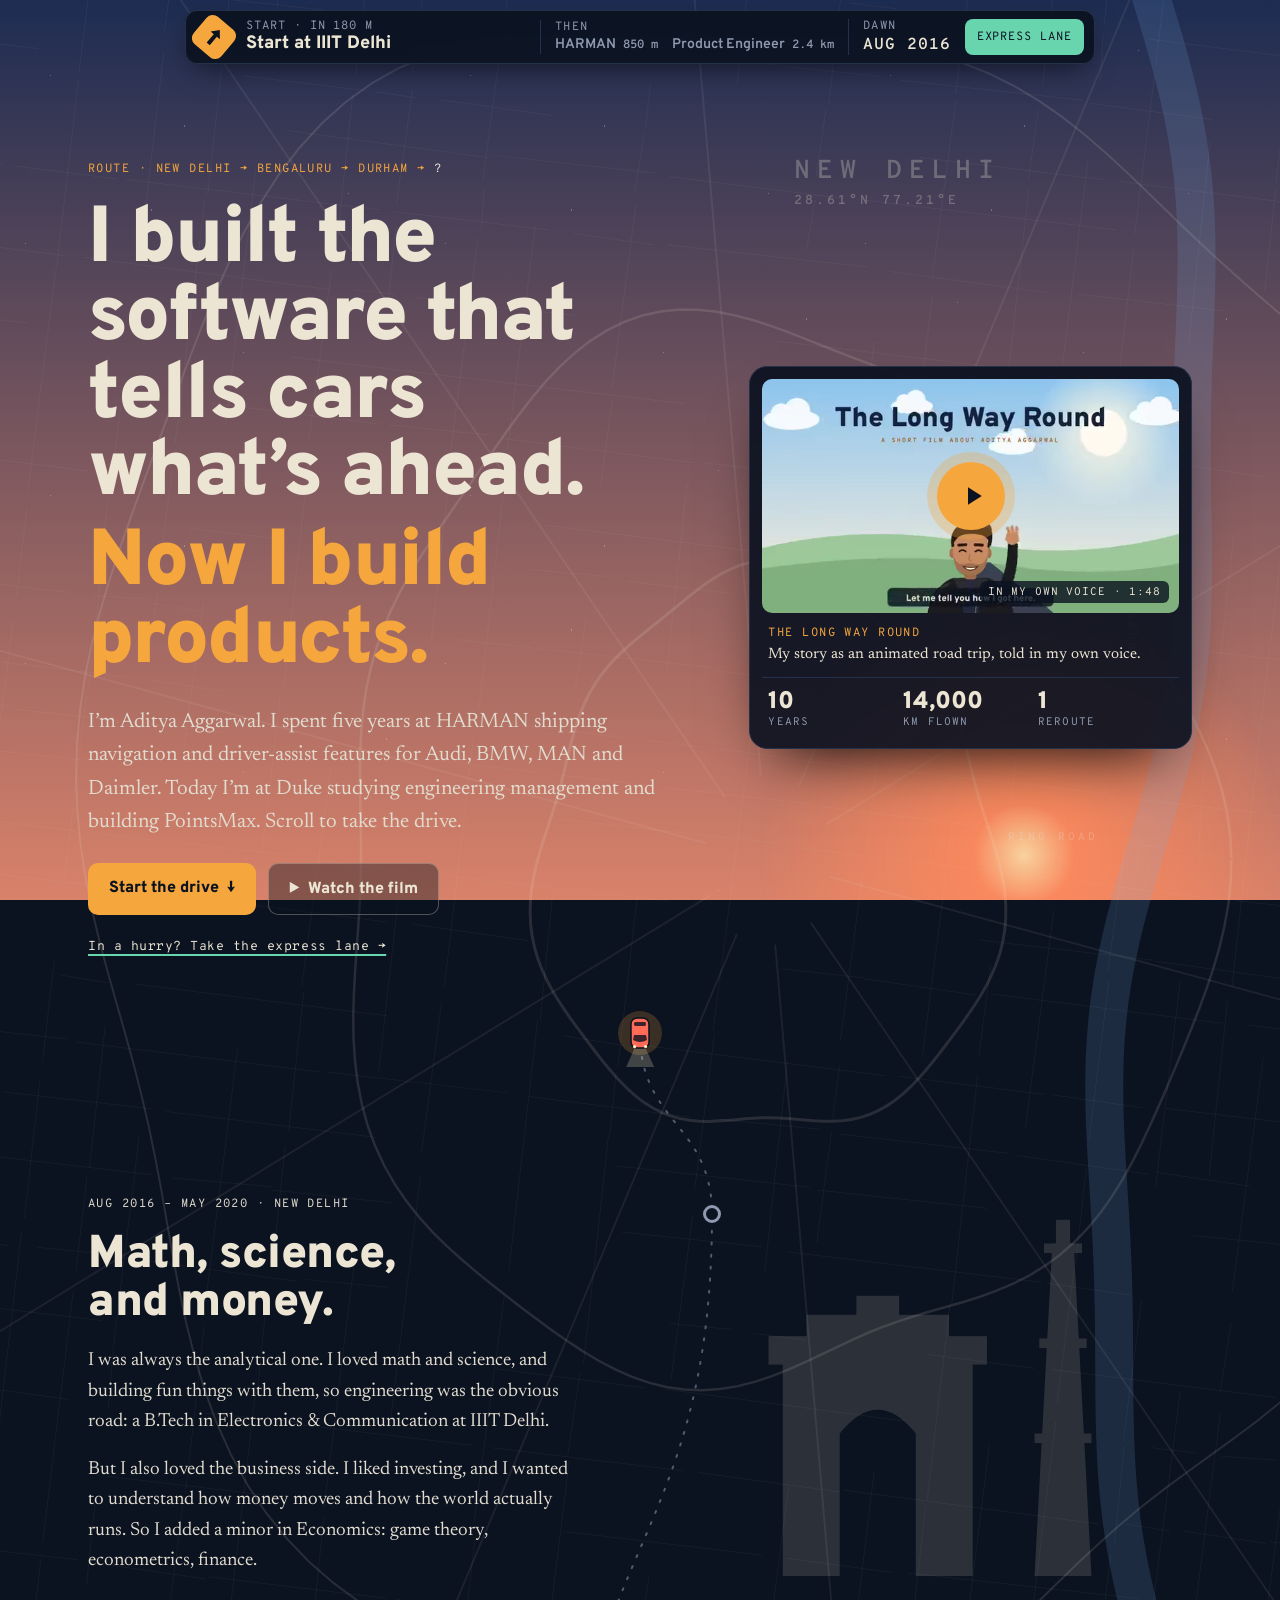
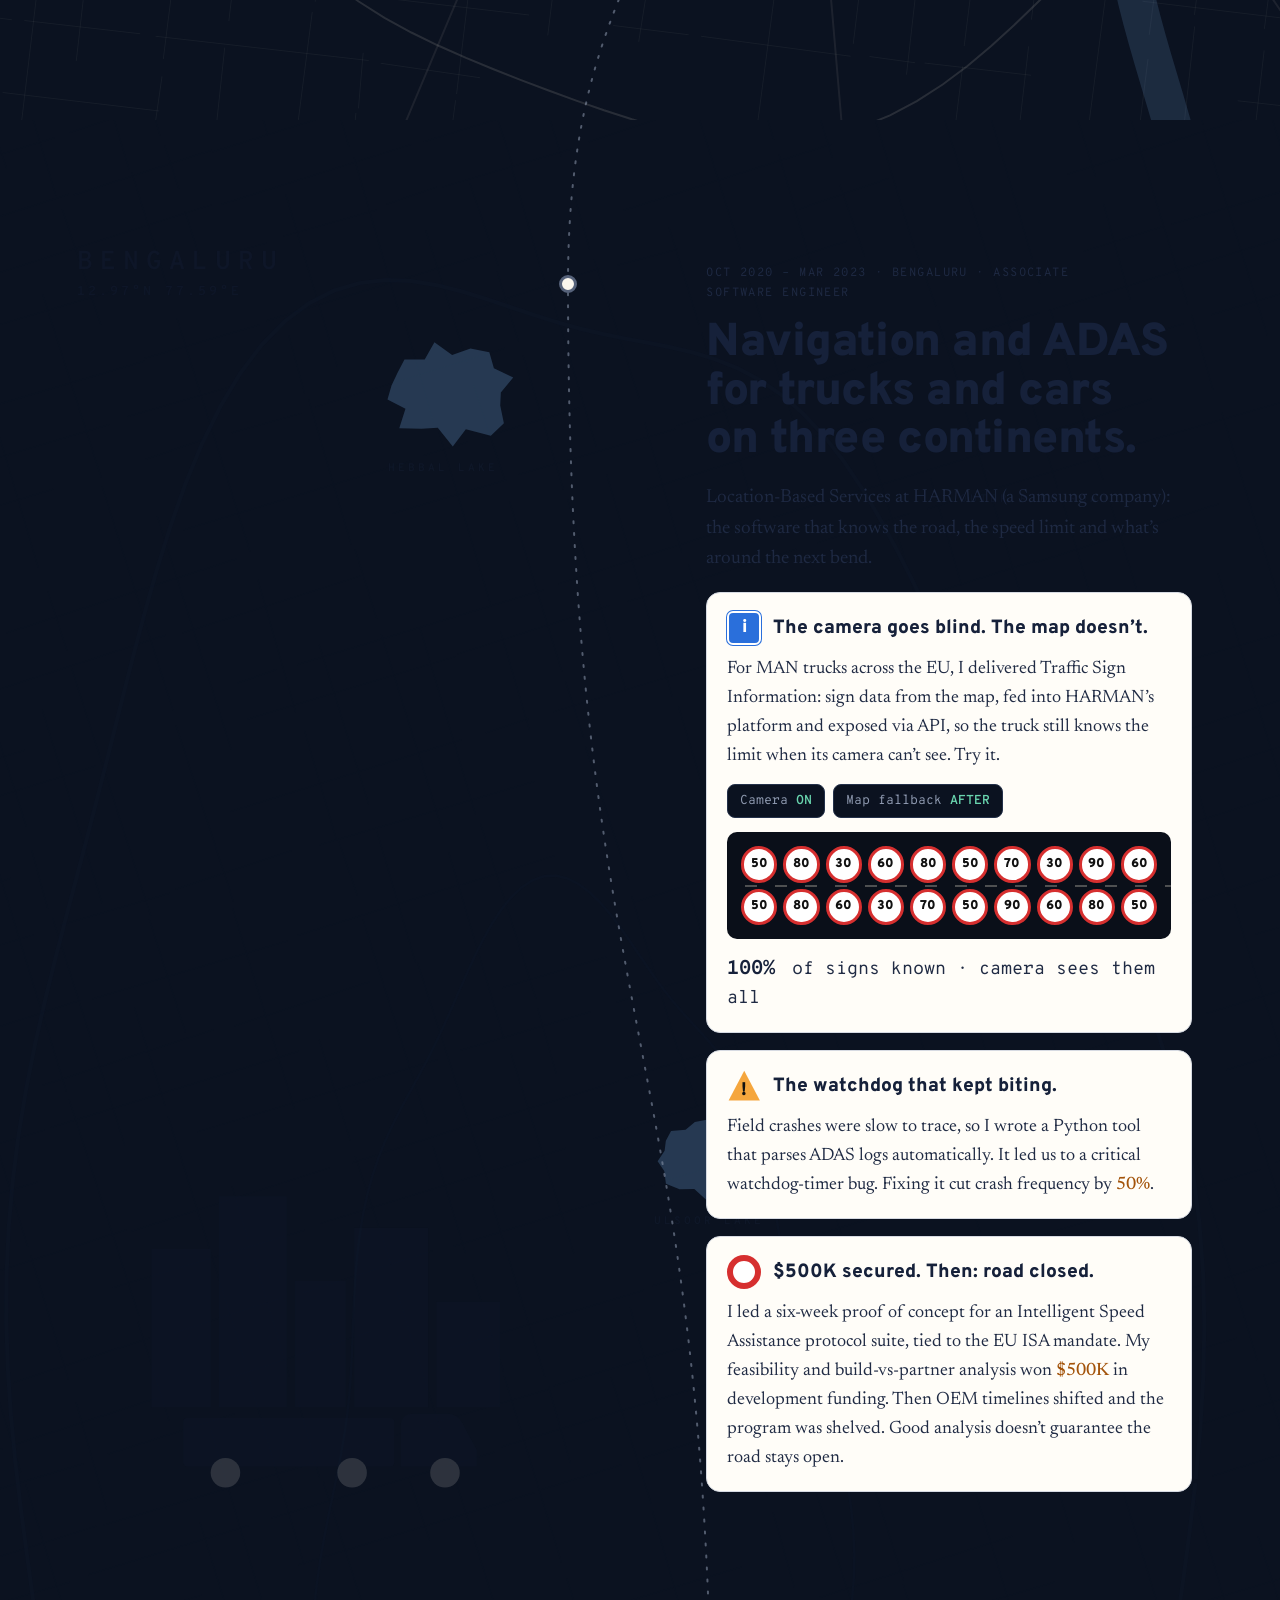
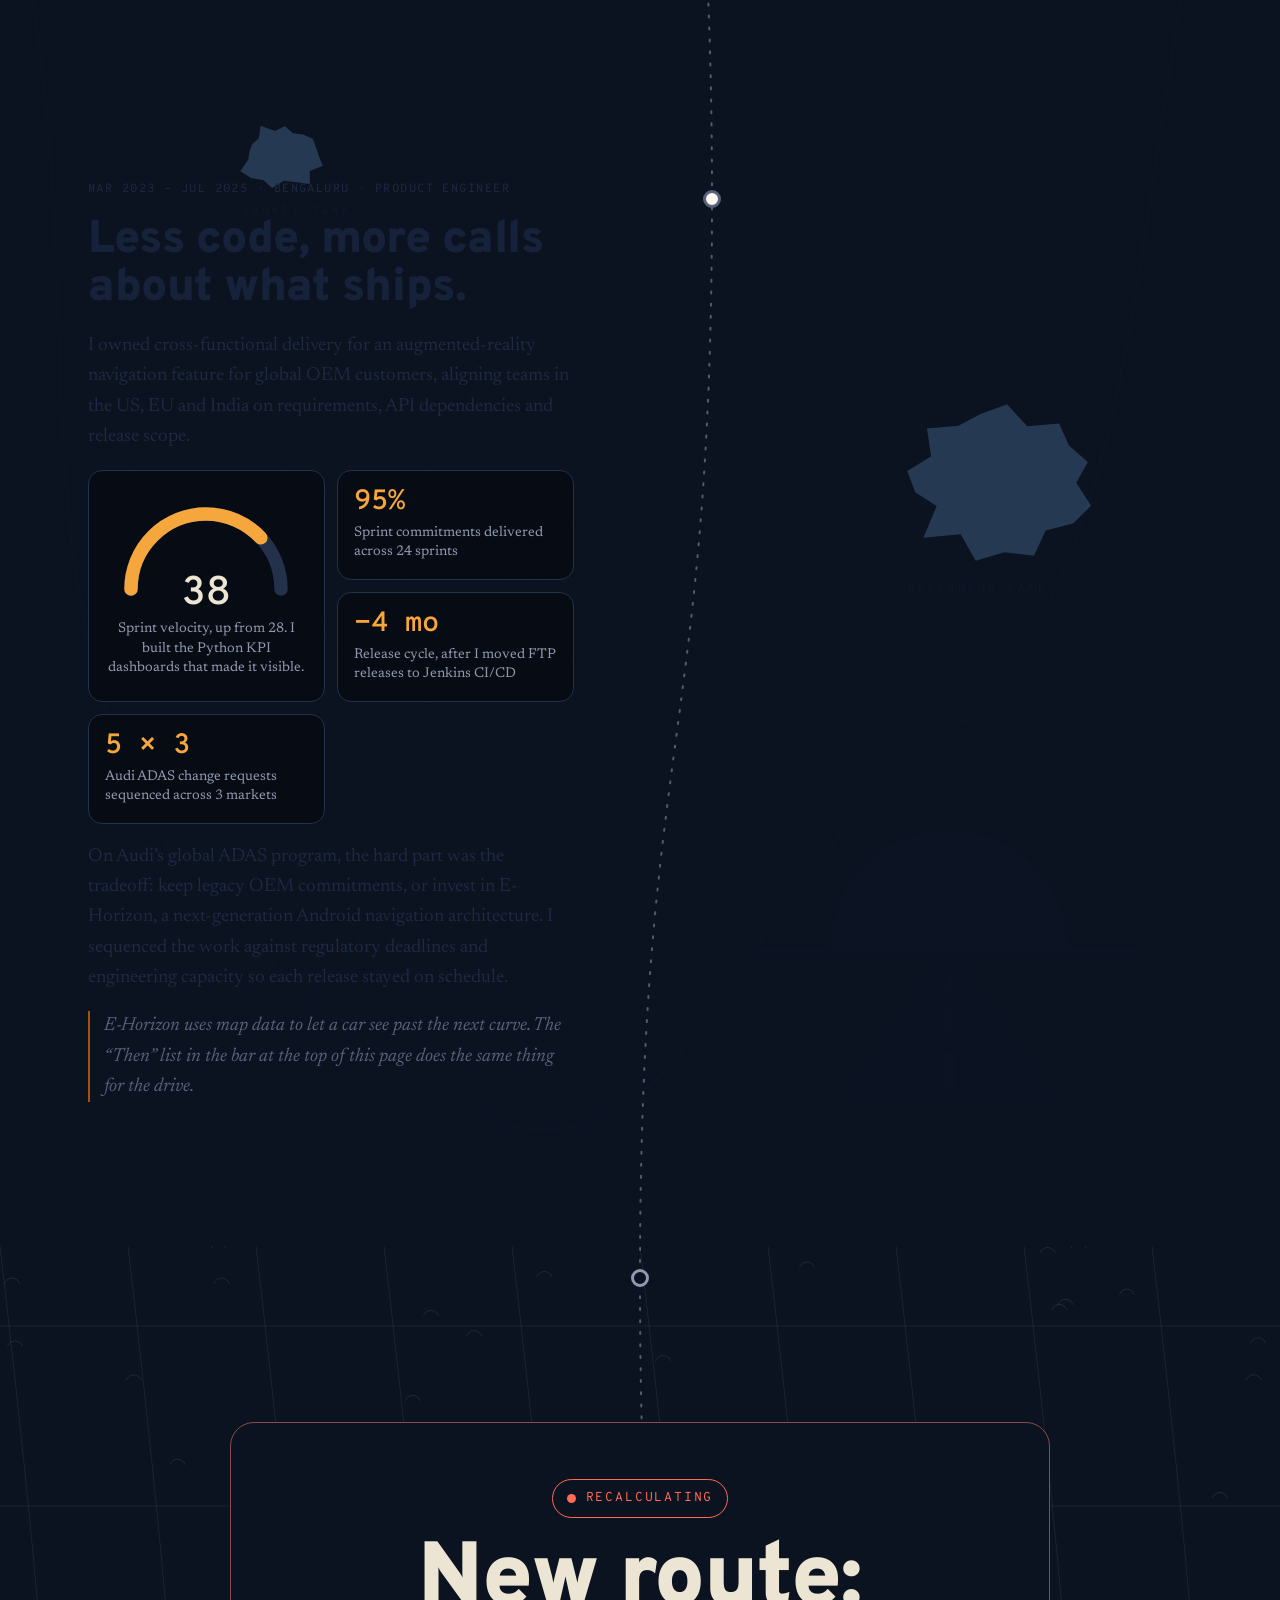
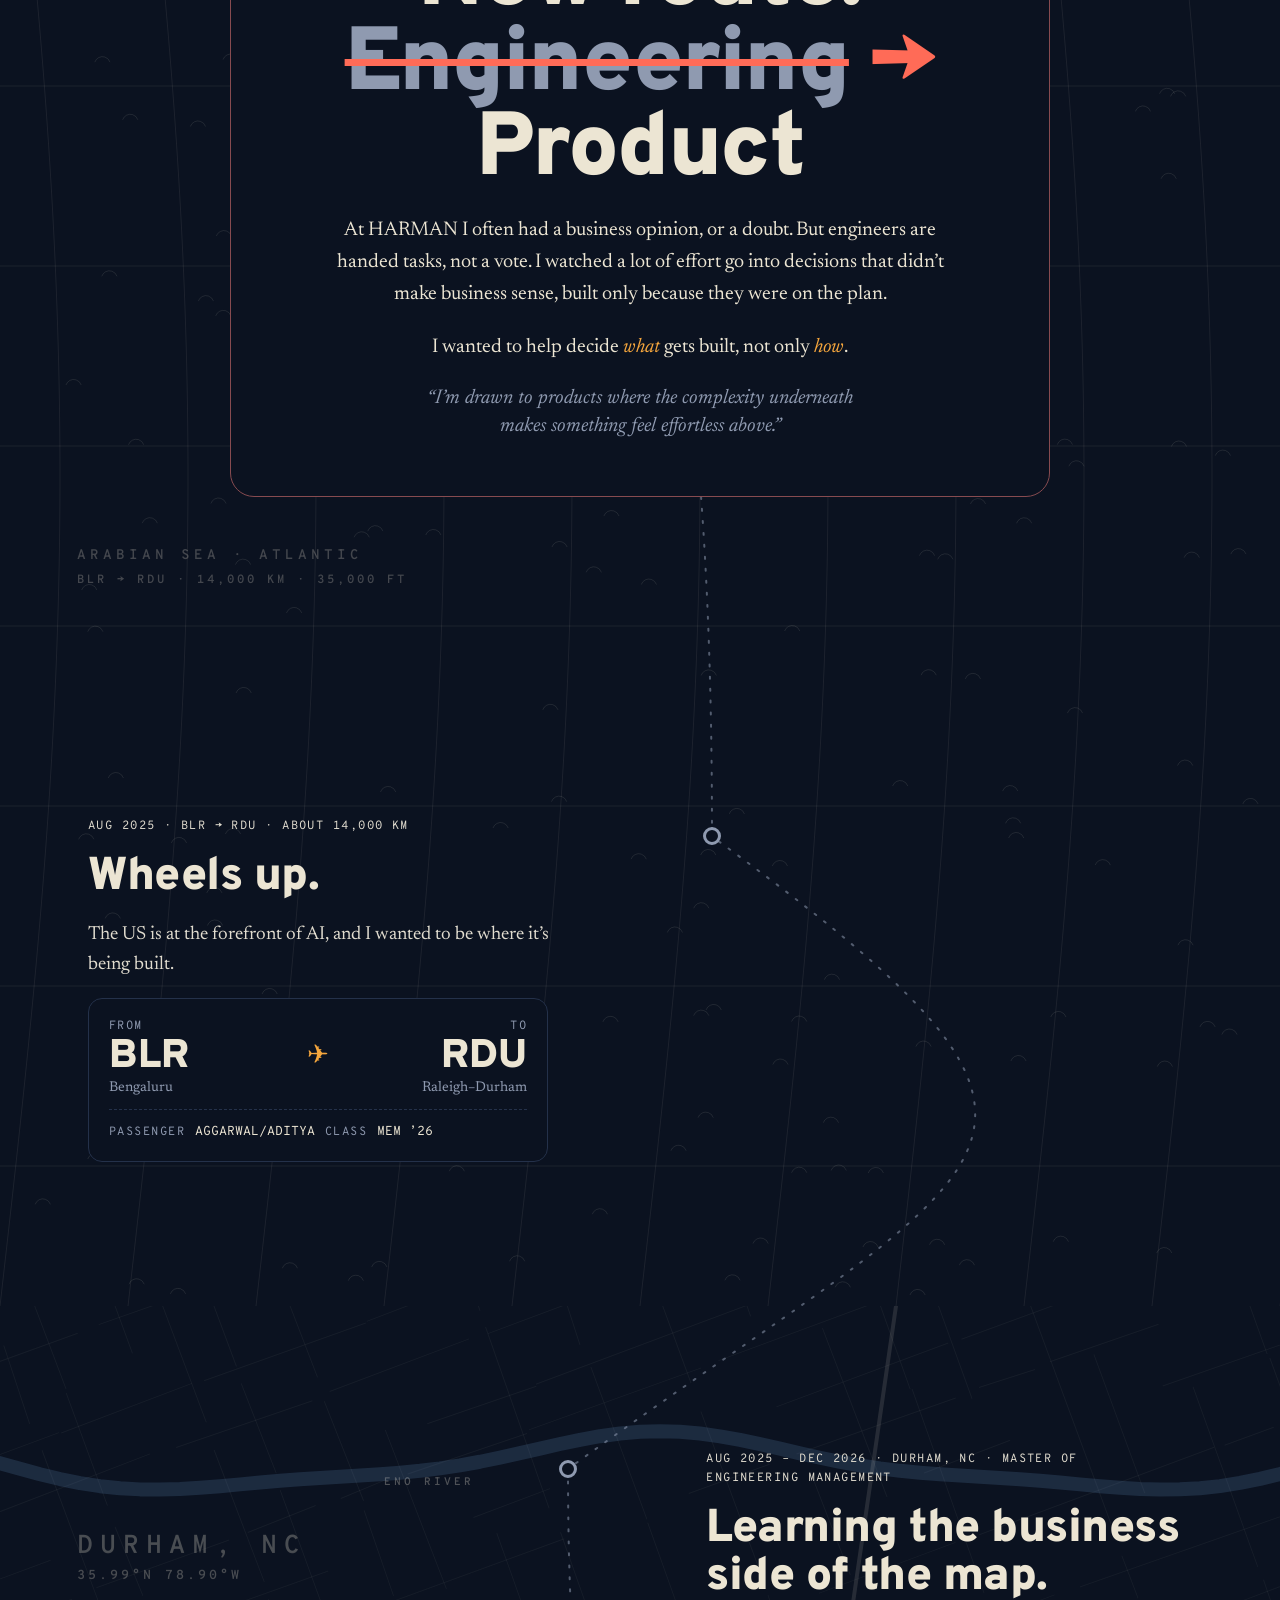
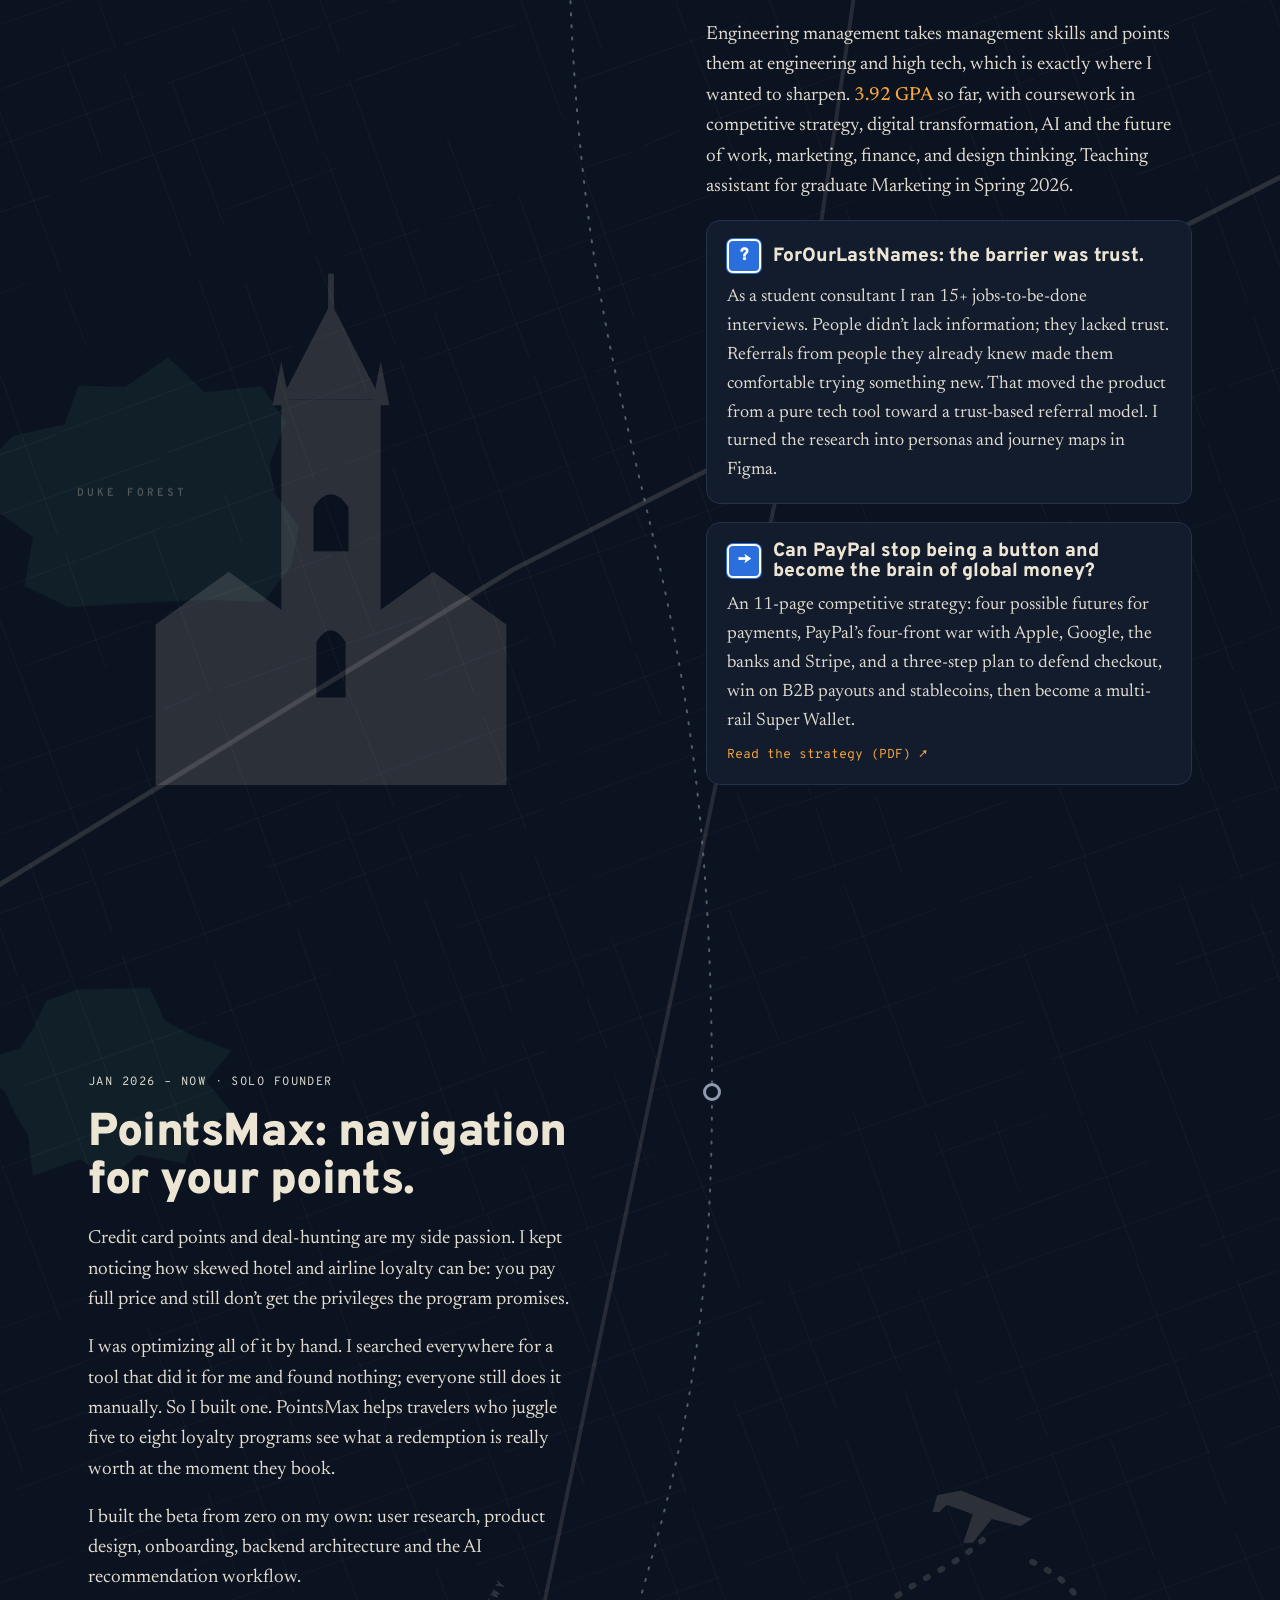
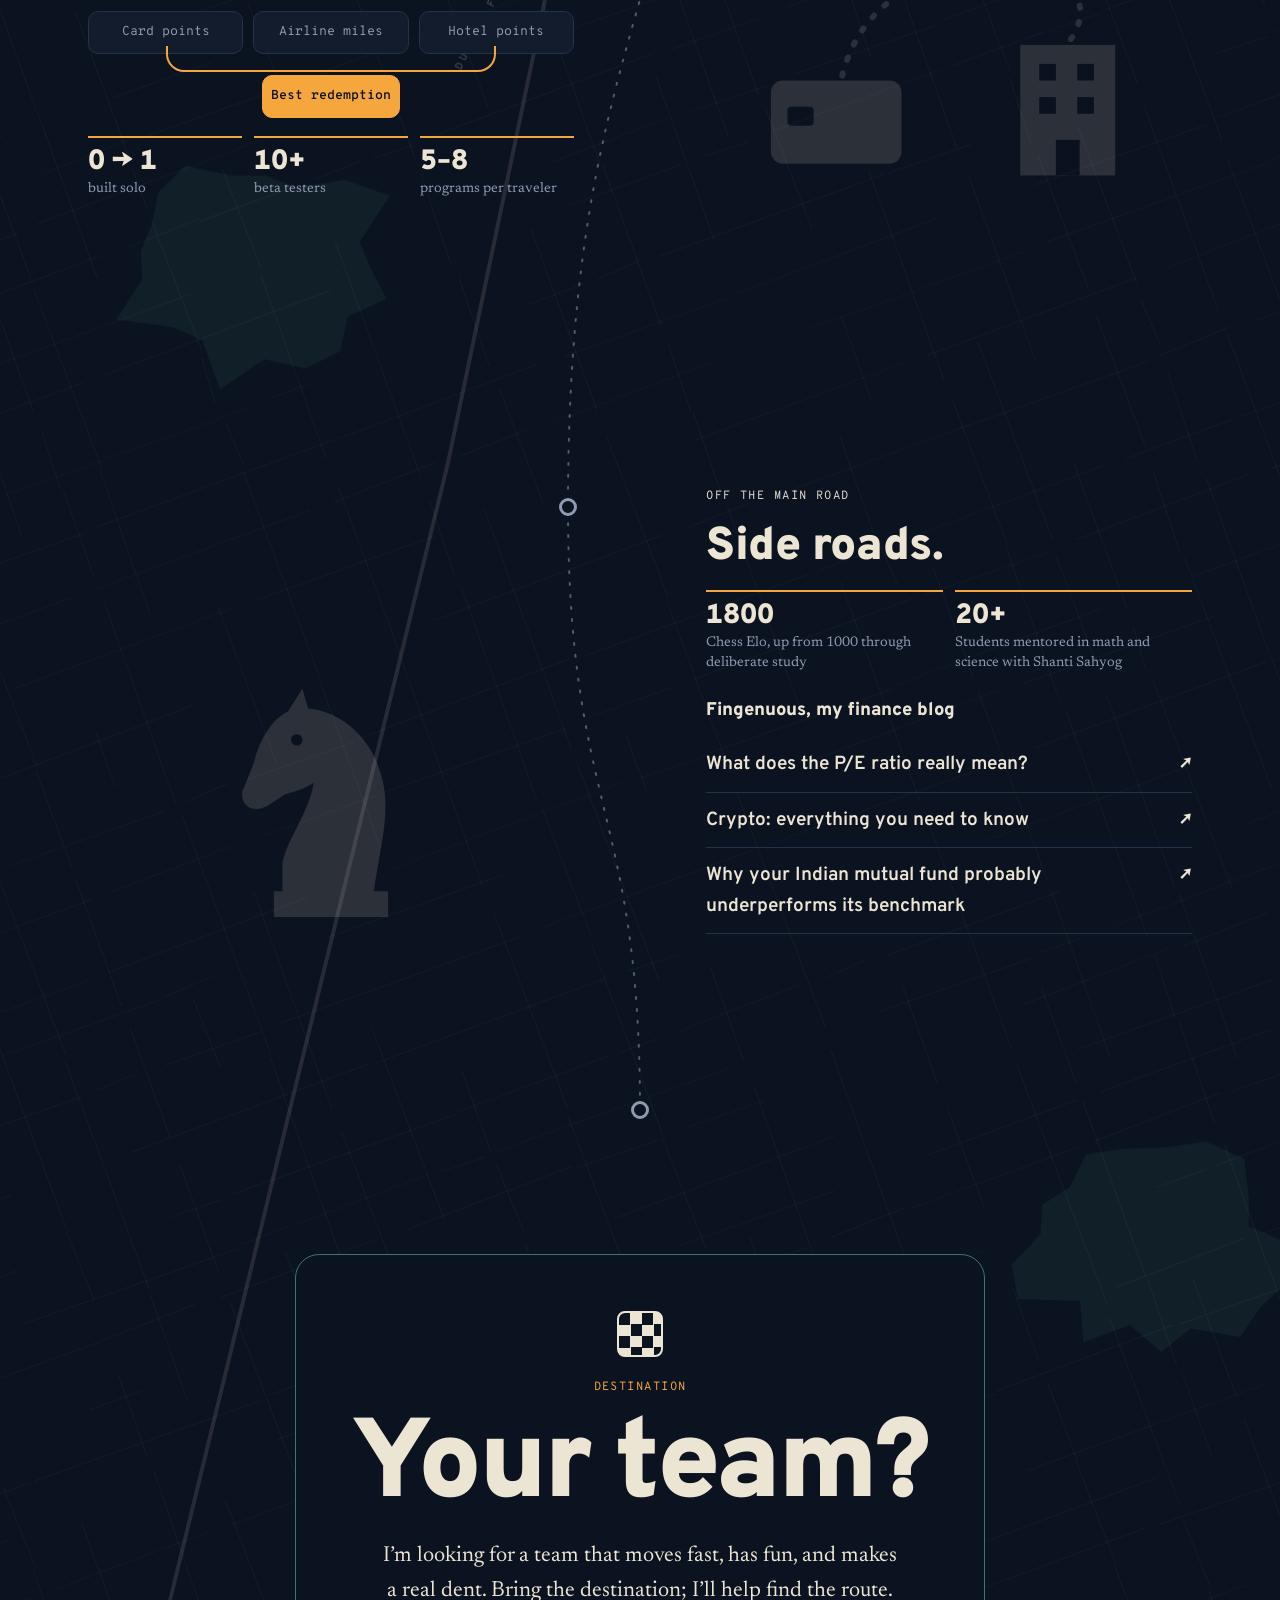
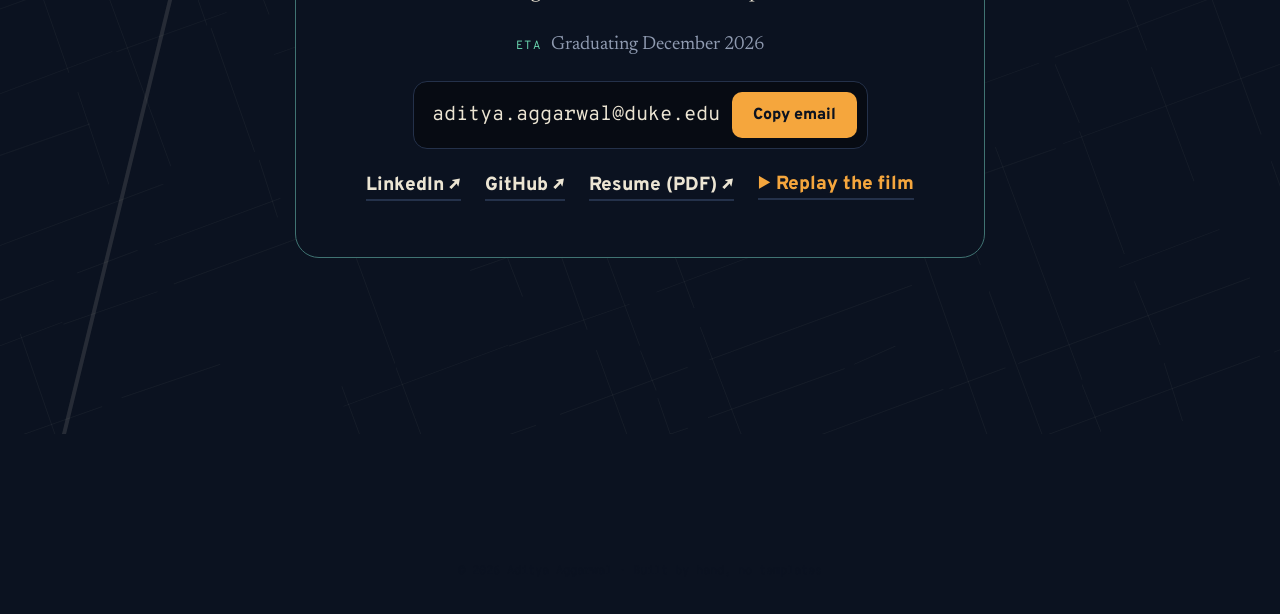
<file: index.html>
<!DOCTYPE html>
<html lang="en">
<head>
  <meta charset="UTF-8" />
  <meta name="viewport" content="width=device-width, initial-scale=1.0, viewport-fit=cover" />
  <title>Aditya Aggarwal</title>
  <meta name="description" content="Aditya Aggarwal: five years building navigation and ADAS software at HARMAN, now at Duke and building PointsMax. Take the drive." />
  <meta property="og:title" content="Aditya Aggarwal: The Long Way Round" />
  <meta property="og:description" content="I built the software that tells cars what's ahead. Now I build products." />
  <meta property="og:type" content="website" />
  <meta property="og:url" content="https://dosbenq.github.io/" />
  <meta property="og:image" content="https://dosbenq.github.io/assets/og.png" />
  <meta name="twitter:card" content="summary_large_image" />
  <link rel="icon" href="data:image/svg+xml,%3Csvg xmlns='http://www.w3.org/2000/svg' viewBox='0 0 32 32'%3E%3Crect width='32' height='32' rx='8' fill='%230b1220'/%3E%3Cpath d='M6 26 C10 14 22 20 26 6' fill='none' stroke='%23f5a63d' stroke-width='4' stroke-linecap='round'/%3E%3Ccircle cx='26' cy='6' r='3.5' fill='%23ece5d3'/%3E%3C/svg%3E" />
  <link rel="preconnect" href="https://fonts.googleapis.com" />
  <link rel="preconnect" href="https://fonts.gstatic.com" crossorigin />
  <link href="https://fonts.googleapis.com/css2?family=Overpass:wght@400;600;800;900&family=Overpass+Mono:wght@400;600&family=Newsreader:ital,opsz,wght@0,6..72,400;0,6..72,500;1,6..72,400&display=swap" rel="stylesheet" />
  <link rel="stylesheet" href="./style.css" />
</head>
<body>

<!-- Fixed sky: colour, sun and stars are blended by app.js as you scroll -->
<div class="sky" id="sky" aria-hidden="true">
  <div class="sky__stars" id="stars"></div>
  <div class="sky__sun" id="sun"></div>
</div>

<!-- ============ FIXED HUD ============ -->
<div class="hud-top">
  <div class="hud-top__inner">
    <svg class="hud-top__arrow" id="hud-arrow" viewBox="0 0 24 24" aria-hidden="true"><path d="M12 3l6 7h-4v11h-4V10H6z"/></svg>
    <div class="hud-top__text" aria-live="polite">
      <span class="hud-top__dist" id="hud-dist">Start</span>
      <span class="hud-top__maneuver" id="hud-maneuver">Scroll to begin the drive</span>
    </div>
    <div class="hud-top__horizon" title="E-Horizon: what's beyond the next curve">
      <span class="hud-label">Then</span>
      <ol id="horizon-list"></ol>
    </div>
    <div class="hud-top__odo" aria-hidden="true">
      <span class="hud-label" id="sky-label">Dawn</span>
      <span class="hud-odo__val" id="odo">AUG 2016</span>
    </div>
    <button type="button" class="hud-top__express" data-express>Express lane</button>
  </div>
</div>

<!-- ============ EXPRESS LANE ============ -->
<dialog class="express" id="express" aria-labelledby="express-title">
  <div class="express__inner">
    <div class="express__head">
      <span class="hud-label">Express lane · 30 seconds</span>
      <button type="button" class="express__close" data-close aria-label="Close express lane">×</button>
    </div>
    <h2 id="express-title">Aditya Aggarwal</h2>
    <p class="express__sub">Engineer turned product builder · Duke MEM, December 2026 · ex-HARMAN</p>
    <ul class="express__points">
      <li><b>5 years at HARMAN</b> shipping navigation and ADAS for Audi, BMW, MAN and Daimler. 95% of sprint commitments met over 24 sprints; release cycles cut by 4 months.</li>
      <li><b>$500K in funding</b> won with a six-week proof of concept and build-vs-partner analysis for EU Intelligent Speed Assistance.</li>
      <li><b>PointsMax</b>, an AI rewards optimizer I built solo from zero to a beta with 10+ testers.</li>
      <li><b>3.92 GPA</b> at Duke&rsquo;s Master of Engineering Management.</li>
    </ul>
    <div class="express__actions">
      <a class="btn btn--go" href="./assets/Aditya_Aggarwal_Resume.pdf" target="_blank" rel="noopener">Resume (PDF)</a>
      <a class="btn btn--ghost" href="https://www.linkedin.com/in/adityaxaggarwal" target="_blank" rel="noopener">LinkedIn</a>
      <button type="button" class="btn btn--ghost" data-film data-close>▶ Watch the film</button>
      <span class="express__email">aditya.aggarwal@duke.edu</span>
    </div>
    <button type="button" class="express__scenic" data-close>Or take the scenic route ↓</button>
  </div>
</dialog>

<!-- ============ FILM ============ -->
<dialog class="film" id="film" aria-label="The Long Way Round, an animated short film">
  <div class="film__head">
    <span class="hud-label">The Long Way Round · 1:48 · sound on</span>
    <button type="button" class="express__close" data-close aria-label="Close film">×</button>
  </div>
  <video id="film-video" poster="./assets/film-poster.jpg" controls playsinline preload="none">
    <source src="./assets/film.webm" type="video/webm" />
    <source src="./assets/film.mp4" type="video/mp4" />
  </video>
</dialog>

<main class="drive" id="drive">

  <!-- The route is generated by app.js from the .stop__pin positions -->
  <svg class="route" id="route" aria-hidden="true">
    <path id="route-planned" class="route__planned" />
    <path id="route-casing" class="route__casing" />
    <path id="route-driven" class="route__driven" />
    <g id="car" class="car">
      <circle r="22" class="car__halo"/>
      <g id="car-shape">
        <path d="M-5 -14 L-14 -34 L14 -34 L5 -14 Z" class="car__beam"/>
        <rect x="-9" y="-15" width="18" height="30" rx="6" class="car__body"/>
        <path d="M-7 -7 Q0 -11 7 -7 L6 -2 L-6 -2 Z" class="car__glass"/>
        <rect x="-6" y="7" width="12" height="4" rx="1.5" class="car__glass"/>
        <circle cx="-5.5" cy="-13.5" r="1.6" class="car__light"/><circle cx="5.5" cy="-13.5" r="1.6" class="car__light"/>
      </g>
      <g id="plane-shape" display="none">
        <path d="M0 -20 C2 -20 3 -16 3 -12 L3 -4 L18 4 L18 8 L3 4 L2 13 L7 17 L7 20 L0 18 L-7 20 L-7 17 L-2 13 L-3 4 L-18 8 L-18 4 L-3 -4 L-3 -12 C-3 -16 -2 -20 0 -20 Z" class="car__body"/>
      </g>
    </g>
  </svg>

  <!-- ===================== DELHI ===================== -->
  <div class="region" data-city="delhi">
    <canvas class="region__map" aria-hidden="true"></canvas>

    <section class="hero stop" data-sky="dawn" data-maneuver="Head out from New Delhi" data-year="2016.6" data-short="Start">
      <span class="stop__pin"></span>
      <div class="hero__copy">
        <p class="eyebrow">Route · New Delhi → Bengaluru → Durham → <span class="blink">?</span></p>
        <h1 class="hero__title">I built the software that tells cars what&rsquo;s ahead.<span>Now I build products.</span></h1>
        <p class="hero__lede">I&rsquo;m Aditya Aggarwal. I spent five years at HARMAN shipping navigation and driver-assist features for Audi, BMW, MAN and Daimler. Today I&rsquo;m at Duke studying engineering management and building PointsMax. Scroll to take the drive.</p>
        <div class="hero__ctas">
          <a href="#origin" class="btn btn--go">Start the drive <span aria-hidden="true">↓</span></a>
          <button type="button" class="btn btn--ghost" data-film><span aria-hidden="true">▶</span> Watch the film</button>
        </div>
        <button type="button" class="hero__hurry" data-express>In a hurry? Take the express lane →</button>
      </div>

      <figure class="filmcard">
        <button type="button" class="filmcard__media" data-film aria-label="Play The Long Way Round, a 1 minute 48 second animated film narrated by Aditya">
          <video class="filmcard__teaser" autoplay muted loop playsinline preload="auto" poster="./assets/film-poster.jpg" aria-hidden="true">
            <source src="./assets/film-teaser.webm" type="video/webm" />
            <source src="./assets/film-teaser.mp4" type="video/mp4" />
          </video>
          <span class="filmcard__play" aria-hidden="true"><svg viewBox="0 0 24 24"><path d="M8 5v14l11-7z"/></svg></span>
          <span class="filmcard__badge" aria-hidden="true">In my own voice · 1:48</span>
        </button>
        <figcaption class="filmcard__caption">
          <span class="hud-label">The Long Way Round</span>
          <span>My story as an animated road trip, told in my own voice.</span>
        </figcaption>
        <div class="filmcard__foot">
          <div><b>10</b><span>years</span></div>
          <div><b>14,000</b><span>km flown</span></div>
          <div><b>1</b><span>reroute</span></div>
        </div>
      </figure>
    </section>

    <section class="stop stop--left" id="origin" data-sky="dawn" data-maneuver="Start at IIIT Delhi" data-year="2016.6" data-short="IIIT Delhi">
      <span class="stop__pin"></span>
      <div class="stop__body">
        <p class="eyebrow">Aug 2016 – May 2020 · New Delhi</p>
        <h2>Math, science, and money.</h2>
        <p>I was always the analytical one. I loved math and science, and building fun things with them, so engineering was the obvious road: a B.Tech in Electronics &amp; Communication at IIIT Delhi.</p>
        <p>But I also loved the business side. I liked investing, and I wanted to understand how money moves and how the world actually runs. So I added a minor in Economics: game theory, econometrics, finance.</p>
      </div>
      <svg class="landmark" viewBox="0 0 320 320" aria-hidden="true">
        <!-- India Gate -->
        <path d="M20 320 V140 H180 V320 H132 V200 Q100 160 68 200 V320 Z"/>
        <rect x="8" y="118" width="184" height="24"/><rect x="40" y="100" width="120" height="20"/><rect x="82" y="84" width="36" height="18"/>
        <!-- Qutub Minar -->
        <path d="M232 320 L247 40 L265 40 L280 320 Z"/>
        <rect x="236" y="120" width="40" height="8"/><rect x="232" y="200" width="48" height="8"/><rect x="240" y="40" width="32" height="8"/><rect x="250" y="20" width="12" height="22"/>
      </svg>
    </section>
  </div>

  <!-- ===================== BENGALURU ===================== -->
  <div class="region" data-city="bengaluru">
    <canvas class="region__map" aria-hidden="true"></canvas>

    <section class="stop stop--right sky-light" id="harman" data-sky="day" data-maneuver="Merge onto HARMAN" data-year="2020.8" data-short="HARMAN">
      <span class="stop__pin"></span>
      <div class="stop__body">
        <p class="eyebrow">Oct 2020 – Mar 2023 · Bengaluru · Associate Software Engineer</p>
        <h2>Navigation and ADAS for trucks and cars on three continents.</h2>
        <p>Location-Based Services at HARMAN (a Samsung company): the software that knows the road, the speed limit and what&rsquo;s around the next bend.</p>

        <div class="event event--demo">
          <div class="event__head">
            <span class="sign sign--info" aria-hidden="true">i</span>
            <h3>The camera goes blind. The map doesn&rsquo;t.</h3>
          </div>
          <p>For MAN trucks across the EU, I delivered Traffic Sign Information: sign data from the map, fed into HARMAN&rsquo;s platform and exposed via API, so the truck still knows the limit when its camera can&rsquo;t see. Try it.</p>
          <div class="tsi" id="tsi">
            <div class="tsi__controls">
              <button type="button" class="toggle" id="tsi-camera" aria-pressed="true">Camera <b>ON</b></button>
              <button type="button" class="toggle" id="tsi-feature" aria-pressed="true">Map fallback <b>AFTER</b></button>
            </div>
            <div class="tsi__road" id="tsi-road" aria-hidden="true"></div>
            <p class="tsi__readout"><b id="tsi-pct">100%</b> <span id="tsi-caption">of signs known · camera sees them all</span></p>
          </div>
        </div>

        <div class="event">
          <div class="event__head">
            <span class="sign sign--warn" aria-hidden="true">!</span>
            <h3>The watchdog that kept biting.</h3>
          </div>
          <p>Field crashes were slow to trace, so I wrote a Python tool that parses ADAS logs automatically. It led us to a critical watchdog-timer bug. Fixing it cut crash frequency by <b class="hl">50%</b>.</p>
        </div>

        <div class="event">
          <div class="event__head">
            <span class="sign sign--closed" aria-hidden="true"></span>
            <h3>$500K secured. Then: road closed.</h3>
          </div>
          <p>I led a six-week proof of concept for an Intelligent Speed Assistance protocol suite, tied to the EU ISA mandate. My feasibility and build-vs-partner analysis won <b class="hl">$500K</b> in development funding. Then OEM timelines shifted and the program was shelved. Good analysis doesn&rsquo;t guarantee the road stays open.</p>
        </div>
      </div>
      <svg class="landmark" viewBox="0 0 360 320" aria-hidden="true">
        <!-- Bengaluru towers -->
        <rect x="10" y="90" width="56" height="150"/><rect x="74" y="40" width="64" height="200"/><rect x="146" y="120" width="48" height="120"/><rect x="202" y="70" width="70" height="170"/><rect x="280" y="140" width="60" height="100"/>
        <!-- MAN truck -->
        <rect x="40" y="250" width="200" height="46" rx="4"/><path d="M246 296 V258 Q246 246 258 246 H290 Q302 246 308 262 L318 280 V296 Z"/>
        <circle cx="80" cy="302" r="14" class="landmark__hole"/><circle cx="200" cy="302" r="14" class="landmark__hole"/><circle cx="288" cy="302" r="14" class="landmark__hole"/>
      </svg>
    </section>

    <section class="stop stop--left sky-light" id="product-engineer" data-sky="golden" data-maneuver="Continue as Product Engineer" data-year="2023.2" data-short="Product Engineer">
      <span class="stop__pin"></span>
      <div class="stop__body">
        <p class="eyebrow">Mar 2023 – Jul 2025 · Bengaluru · Product Engineer</p>
        <h2>Less code, more calls about what ships.</h2>
        <p>I owned cross-functional delivery for an augmented-reality navigation feature for global OEM customers, aligning teams in the US, EU and India on requirements, API dependencies and release scope.</p>

        <div class="cluster" aria-label="Results as Product Engineer">
          <div class="gauge" data-from="28" data-to="38">
            <svg viewBox="0 0 120 70" aria-hidden="true">
              <path class="gauge__track" d="M10 64 A50 50 0 0 1 110 64" />
              <path class="gauge__fill" d="M10 64 A50 50 0 0 1 110 64" />
            </svg>
            <span class="gauge__val">38</span>
            <span class="gauge__label">Sprint velocity, up from 28. I built the Python KPI dashboards that made it visible.</span>
          </div>
          <div class="dial">
            <span class="dial__val">95%</span>
            <span class="dial__label">Sprint commitments delivered across 24 sprints</span>
          </div>
          <div class="dial">
            <span class="dial__val">−4 mo</span>
            <span class="dial__label">Release cycle, after I moved FTP releases to Jenkins CI/CD</span>
          </div>
          <div class="dial">
            <span class="dial__val">5 × 3</span>
            <span class="dial__label">Audi ADAS change requests sequenced across 3 markets</span>
          </div>
        </div>

        <p>On Audi&rsquo;s global ADAS program, the hard part was the tradeoff: keep legacy OEM commitments, or invest in E-Horizon, a next-generation Android navigation architecture. I sequenced the work against regulatory deadlines and engineering capacity so each release stayed on schedule.</p>
        <p class="aside">E-Horizon uses map data to let a car see past the next curve. The &ldquo;Then&rdquo; list in the bar at the top of this page does the same thing for the drive.</p>
      </div>
      <svg class="landmark" viewBox="0 0 320 280" aria-hidden="true">
        <!-- golden hour over the highway -->
        <path d="M60 150 A100 100 0 0 1 260 150 Z"/>
        <rect x="0" y="150" width="320" height="4"/>
        <path d="M150 154 L170 154 L250 280 L70 280 Z" class="landmark__soft"/>
        <rect x="157" y="170" width="6" height="16"/><rect x="156" y="200" width="8" height="22"/><rect x="155" y="238" width="10" height="30"/>
      </svg>
    </section>
  </div>

  <!-- ===================== THE TURN + FLIGHT ===================== -->
  <div class="region" data-city="ocean">
    <canvas class="region__map" aria-hidden="true"></canvas>

    <section class="stop stop--full reroute" id="reroute" data-sky="dusk" data-maneuver="Recalculating route" data-year="2025.4" data-short="Reroute">
      <span class="stop__pin"></span>
      <div class="reroute__inner">
        <span class="reroute__badge"><span class="pulse"></span> Recalculating</span>
        <h2 class="reroute__title">New route:<br><span>Engineering</span> <em>→</em> Product</h2>
        <p class="reroute__story">At HARMAN I often had a business opinion, or a doubt. But engineers are handed tasks, not a vote. I watched a lot of effort go into decisions that didn&rsquo;t make business sense, built only because they were on the plan.</p>
        <p class="reroute__story">I wanted to help decide <em>what</em> gets built, not only <em>how</em>.</p>
        <blockquote>&ldquo;I&rsquo;m drawn to products where the complexity underneath makes something feel effortless above.&rdquo;</blockquote>
      </div>
    </section>

    <section class="stop stop--left flight" id="flight" data-sky="dusk" data-maneuver="Take off for Durham" data-year="2025.55" data-short="Flight">
      <span class="stop__pin"></span>
      <div class="stop__body">
        <p class="eyebrow">Aug 2025 · BLR → RDU · about 14,000 km</p>
        <h2>Wheels up.</h2>
        <p>The US is at the forefront of AI, and I wanted to be where it&rsquo;s being built.</p>
        <div class="boarding" aria-label="Boarding pass">
          <div><span class="hud-label">From</span><b>BLR</b><span>Bengaluru</span></div>
          <div class="boarding__plane" aria-hidden="true">✈</div>
          <div><span class="hud-label">To</span><b>RDU</b><span>Raleigh–Durham</span></div>
          <div class="boarding__row"><span class="hud-label">Passenger</span> AGGARWAL/ADITYA <span class="hud-label">Class</span> MEM ’26</div>
        </div>
      </div>
    </section>
  </div>

  <!-- ===================== DURHAM ===================== -->
  <div class="region" data-city="durham">
    <canvas class="region__map" aria-hidden="true"></canvas>

    <section class="stop stop--right" id="duke" data-sky="night" data-maneuver="Arrive at Duke University" data-year="2025.65" data-short="Duke">
      <span class="stop__pin"></span>
      <div class="stop__body">
        <p class="eyebrow">Aug 2025 – Dec 2026 · Durham, NC · Master of Engineering Management</p>
        <h2>Learning the business side of the map.</h2>
        <p>Engineering management takes management skills and points them at engineering and high tech, which is exactly where I wanted to sharpen. <b class="hl">3.92 GPA</b> so far, with coursework in competitive strategy, digital transformation, AI and the future of work, marketing, finance, and design thinking. Teaching assistant for graduate Marketing in Spring 2026.</p>

        <div class="event">
          <div class="event__head"><span class="sign sign--info" aria-hidden="true">?</span><h3>ForOurLastNames: the barrier was trust.</h3></div>
          <p>As a student consultant I ran 15+ jobs-to-be-done interviews. People didn&rsquo;t lack information; they lacked trust. Referrals from people they already knew made them comfortable trying something new. That moved the product from a pure tech tool toward a trust-based referral model. I turned the research into personas and journey maps in Figma.</p>
        </div>

        <a class="event event--link" href="./assets/PayPal_Strategy.pdf" target="_blank" rel="noopener">
          <div class="event__head"><span class="sign sign--info" aria-hidden="true">→</span><h3>Can PayPal stop being a button and become the brain of global money?</h3></div>
          <p>An 11-page competitive strategy: four possible futures for payments, PayPal&rsquo;s four-front war with Apple, Google, the banks and Stripe, and a three-step plan to defend checkout, win on B2B payouts and stablecoins, then become a multi-rail Super Wallet.</p>
          <span class="event__cta">Read the strategy (PDF) ↗</span>
        </a>
      </div>
      <svg class="landmark" viewBox="0 0 260 360" aria-hidden="true">
        <!-- Duke Chapel -->
        <path d="M10 360 V250 L60 214 L110 250 V360 Z"/><path d="M150 360 V250 L200 214 L250 250 V360 Z"/>
        <rect x="96" y="96" width="68" height="264"/>
        <path d="M96 96 L130 30 L164 96 Z"/>
        <path d="M90 100 L96 70 L102 100 Z"/><path d="M158 100 L164 70 L170 100 Z"/>
        <path d="M118 200 V170 Q130 152 142 170 V200 Z" class="landmark__hole"/>
        <path d="M120 300 V262 Q130 246 140 262 V300 Z" class="landmark__hole"/>
        <rect x="128" y="10" width="4" height="24"/>
      </svg>
    </section>

    <section class="stop stop--left" id="pointsmax" data-sky="night" data-maneuver="Build PointsMax" data-year="2026.0" data-short="PointsMax">
      <span class="stop__pin"></span>
      <div class="stop__body">
        <p class="eyebrow">Jan 2026 – now · Solo founder</p>
        <h2>PointsMax: navigation for your points.</h2>
        <p>Credit card points and deal-hunting are my side passion. I kept noticing how skewed hotel and airline loyalty can be: you pay full price and still don&rsquo;t get the privileges the program promises.</p>
        <p>I was optimizing all of it by hand. I searched everywhere for a tool that did it for me and found nothing; everyone still does it manually. So I built one. PointsMax helps travelers who juggle five to eight loyalty programs see what a redemption is really worth at the moment they book.</p>
        <p>I built the beta from zero on my own: user research, product design, onboarding, backend architecture and the AI recommendation workflow.</p>
        <div class="pm" aria-hidden="true">
          <div class="pm__node">Card points</div>
          <div class="pm__node">Airline miles</div>
          <div class="pm__node">Hotel points</div>
          <div class="pm__node pm__node--best">Best redemption</div>
        </div>
        <div class="statrow">
          <div><b>0 → 1</b><span>built solo</span></div>
          <div><b>10+</b><span>beta testers</span></div>
          <div><b>5–8</b><span>programs per traveler</span></div>
        </div>
      </div>
      <svg class="landmark" viewBox="0 0 320 300" aria-hidden="true">
        <!-- a card, a plane and a hotel joined by one route -->
        <rect x="10" y="200" width="110" height="70" rx="10"/><rect x="24" y="222" width="22" height="16" rx="3" class="landmark__hole"/>
        <path d="M150 40 l60 24 l-10 6 l-24 -6 l-16 20 l-8 0 l8 -24 l-22 -8 l-6 6 l-6 0 l4 -14 z" transform="translate(20 0)"/>
        <rect x="220" y="170" width="80" height="110"/><rect x="236" y="186" width="14" height="14" class="landmark__hole"/><rect x="268" y="186" width="14" height="14" class="landmark__hole"/><rect x="236" y="214" width="14" height="14" class="landmark__hole"/><rect x="268" y="214" width="14" height="14" class="landmark__hole"/><rect x="250" y="250" width="20" height="30" class="landmark__hole"/>
        <path d="M70 196 C90 120 150 120 190 80 M230 100 C270 120 280 140 262 166" class="landmark__route"/>
      </svg>
    </section>

    <section class="stop stop--right" id="side-roads" data-sky="night" data-maneuver="Scenic detour: side roads" data-year="2026.4" data-short="Side roads">
      <span class="stop__pin"></span>
      <div class="stop__body">
        <p class="eyebrow">Off the main road</p>
        <h2>Side roads.</h2>
        <div class="sides">
          <div class="side">
            <span class="side__val"><span class="count" data-from="1000" data-to="1800">1800</span></span>
            <span class="side__label">Chess Elo, up from 1000 through deliberate study</span>
          </div>
          <div class="side">
            <span class="side__val">20+</span>
            <span class="side__label">Students mentored in math and science with Shanti Sahyog</span>
          </div>
        </div>
        <h3 class="sub">Fingenuous, my finance blog</h3>
        <ul class="posts">
          <li><a href="https://fingenuous.wixsite.com/fingenuous/post/what-does-p-e-ratio-really-mean" target="_blank" rel="noopener">What does the P/E ratio really mean? <span aria-hidden="true">↗</span></a></li>
          <li><a href="https://fingenuous.wixsite.com/fingenuous/post/crypto-everything-you-need-to-know" target="_blank" rel="noopener">Crypto: everything you need to know <span aria-hidden="true">↗</span></a></li>
          <li><a href="https://fingenuous.wixsite.com/fingenuous/post/why-your-indian-mutual-fund-probably-underperforms-its-benchmark" target="_blank" rel="noopener">Why your Indian mutual fund probably underperforms its benchmark <span aria-hidden="true">↗</span></a></li>
        </ul>
      </div>
      <svg class="landmark landmark--small" viewBox="0 0 140 180" aria-hidden="true">
        <!-- chess knight -->
        <path d="M30 168 H110 V150 H100 C104 120 112 96 106 72 C100 44 78 24 54 22 L50 8 L40 24 C28 30 20 44 16 60 L8 80 C6 90 16 96 26 90 L38 82 C46 80 52 78 58 74 C54 96 40 112 36 130 L36 150 H30 Z"/>
        <circle cx="46" cy="44" r="4" class="landmark__hole"/>
      </svg>
    </section>

    <section class="stop stop--full dest" id="destination" data-sky="sunrise" data-maneuver="Destination: your team" data-year="2026.9" data-short="Destination">
      <span class="stop__pin"></span>
      <div class="dest__inner">
        <span class="dest__flag" aria-hidden="true"></span>
        <p class="eyebrow">Destination</p>
        <h2 class="dest__title">Your team?</h2>
        <p class="dest__pitch">I&rsquo;m looking for a team that moves fast, has fun, and makes a real dent. Bring the destination; I&rsquo;ll help find the route.</p>
        <p class="dest__eta"><span class="hud-label">ETA</span> Graduating December 2026</p>
        <div class="dest__email">
          <span id="email">aditya.aggarwal@duke.edu</span>
          <button type="button" class="btn btn--go" id="copy-email">Copy email</button>
        </div>
        <ul class="dest__links">
          <li><a href="https://www.linkedin.com/in/adityaxaggarwal" target="_blank" rel="noopener">LinkedIn ↗</a></li>
          <li><a href="https://github.com/dosbenq" target="_blank" rel="noopener">GitHub ↗</a></li>
          <li><a href="./assets/Aditya_Aggarwal_Resume.pdf" target="_blank" rel="noopener">Resume (PDF) ↗</a></li>
          <li><button type="button" class="dest__film" data-film>▶ Replay the film</button></li>
        </ul>
      </div>
    </section>
  </div>

</main>

<footer class="foot">© 2026 Aditya Aggarwal · Built by hand, no templates</footer>

<script src="./app.js" defer></script>
</body>
</html>
</file>
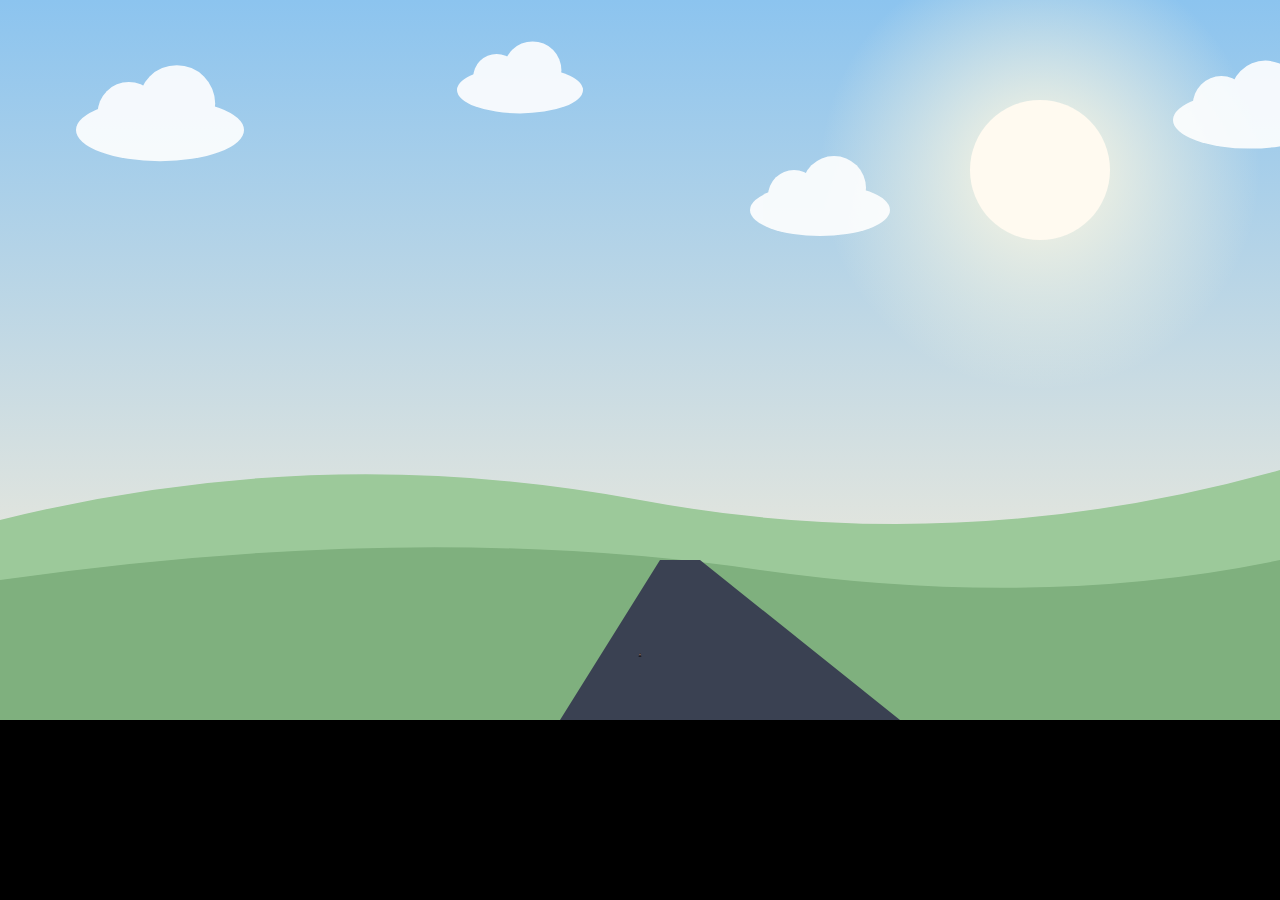
<file: film-src/film.html>
<!DOCTYPE html>
<html><head><meta charset="utf-8">
<link rel="stylesheet" href="fonts.css">
<style>
  html,body{margin:0;background:#000;overflow:hidden}
  svg{display:block}
  .d{font-family:"Overpass","Arial Narrow",sans-serif}
  .m{font-family:"Overpass Mono",monospace}
</style></head>
<body>
<script src="timeline.js"></script>
<svg id="stage" width="1280" height="720" viewBox="0 0 1280 720"><defs id="defs"></defs></svg>
<script>
/* The Long Way Round: a code-drawn film. render(t) draws the frame at t seconds. */
const NS = 'http://www.w3.org/2000/svg';
const stage = document.getElementById('stage');
const defs = document.getElementById('defs');
const el = (tag, attrs = {}, parent = stage, text) => {
  const e = document.createElementNS(NS, tag);
  for (const k in attrs) e.setAttribute(k, attrs[k]);
  if (text !== undefined) e.textContent = text;
  parent.appendChild(e);
  return e;
};
const set = (e, attrs) => { for (const k in attrs) e.setAttribute(k, attrs[k]); };
const clamp = (v, a = 0, b = 1) => Math.max(a, Math.min(b, v));
const lerp = (a, b, t) => a + (b - a) * t;
const ease = t => t < .5 ? 4 * t * t * t : 1 - Math.pow(-2 * t + 2, 3) / 2;
const back = t => { const c = 1.7; return 1 + (c + 1) * Math.pow(t - 1, 3) + c * Math.pow(t - 1, 2); };
const prog = (t, a, b) => clamp((t - a) / (b - a));

// Scene times, sync beats and captions come from the narration (timeline.js).
const TL = window.TIMELINE;
const SC = Object.fromEntries(TL.scenes.map(s => [s.name, s]));
const at = (beat, scene) => TL.beats[beat] - SC[scene].start;
const E = {
  econ: at('delhiEcon', 'delhi') - .2,
  blind: at('camera', 'drive') - .2,
  tasks: at('tasks', 'doubt'),
  biz: at('bizSense', 'doubt'),
  recalc: at('notJustHow', 'recalc') + .9,
  turn: at('turn', 'recalc'),
  strategy: at('strategy', 'duke') - .2,
  design: at('design', 'duke'),
  after: at('after', 'duke'),
  people: at('people', 'duke'),
  trust: at('trust', 'duke') - .15,
  built: at('builtOne', 'pointsmax'),
  points: at('points', 'pointsmax'),
  maybe: at('maybe', 'finale') - .2,
};

const C = {
  ink: '#0b1220', navy: '#16213a', paper: '#ece5d3', dim: '#8f9ab0', sodium: '#f5a63d', rust: '#a3530a', signal: '#ff6b57', go: '#69d5ae',
  skin: '#c98b62', skinDark: '#a8704c', hair: '#271a14', jacket: '#1c1b1f', jacketHi: '#3a363b', tee: '#222a3e',
};

let gradId = 0;
function grad(stops) {
  const id = 'g' + (gradId++);
  const g = el('linearGradient', { id, x1: 0, y1: 0, x2: 0, y2: 1 }, defs);
  stops.forEach(([o, c]) => el('stop', { offset: o, 'stop-color': c }, g));
  return `url(#${id})`;
}

/* ============ AVATAR ============ */
// Flat illustration of Aditya: swept-up dark hair, thick brows, stubble,
// big smile, black leather jacket over a dark tee.
function avatar(parent, o = {}) {
  const g = el('g', {}, parent);
  const body = el('g', {}, g);
  if (o.backpack) {
    el('path', { d: 'M-96 150 Q-104 60 -70 40 L-58 44 Q-84 70 -78 150 Z', fill: '#3d5a80' }, body);
    el('path', { d: 'M96 150 Q104 60 70 40 L58 44 Q84 70 78 150 Z', fill: '#3d5a80' }, body);
  }
  el('path', { d: 'M-112 160 Q-110 52 -44 26 L44 26 Q110 52 112 160 Z', fill: C.jacket }, body);
  el('path', { d: 'M-26 26 L26 26 L16 160 L-16 160 Z', fill: C.tee }, body);
  el('path', { d: 'M-44 26 L-16 92 L-6 30 Z', fill: '#2c2a2f' }, body);
  el('path', { d: 'M44 26 L16 92 L6 30 Z', fill: '#2c2a2f' }, body);
  el('path', { d: 'M-96 70 Q-80 44 -50 38 Q-76 60 -82 96 Z', fill: C.jacketHi, opacity: .7 }, body);
  el('line', { x1: 14, y1: 92, x2: 10, y2: 160, stroke: '#77706a', 'stroke-width': 2 }, body);
  if (o.backpack) {
    el('path', { d: 'M-58 32 L-50 160', stroke: '#3d5a80', 'stroke-width': 12, 'stroke-linecap': 'round' }, body);
    el('path', { d: 'M58 32 L50 160', stroke: '#3d5a80', 'stroke-width': 12, 'stroke-linecap': 'round' }, body);
  }
  el('rect', { x: -15, y: -4, width: 30, height: 34, rx: 8, fill: C.skinDark }, g);
  const head = el('g', {}, g);
  el('ellipse', { cx: -45, cy: -36, rx: 8, ry: 13, fill: C.skinDark }, head);
  el('ellipse', { cx: 45, cy: -36, rx: 8, ry: 13, fill: C.skinDark }, head);
  el('path', { d: 'M-44 -56 Q-46 -2 -26 12 Q-12 22 0 22 Q12 22 26 12 Q46 -2 44 -56 Q44 -96 0 -96 Q-44 -96 -44 -56 Z', fill: C.skin }, head);
  el('path', { d: 'M-43 -30 Q-40 8 -24 16 Q-10 24 0 24 Q10 24 24 16 Q40 8 43 -30 Q34 -6 18 -8 Q0 -14 -18 -8 Q-34 -6 -43 -30 Z', fill: '#3a2418', opacity: .26 }, head);
  el('path', { d: 'M-47 -50 Q-56 -96 -18 -110 Q14 -124 44 -104 Q62 -90 50 -52 Q46 -74 30 -80 Q8 -88 -18 -82 Q-38 -76 -47 -50 Z', fill: C.hair }, head);
  el('path', { d: 'M-30 -96 Q-6 -132 34 -118 Q52 -110 54 -92 Q34 -112 6 -106 Q-14 -102 -30 -96 Z', fill: '#3b281f' }, head);
  el('path', { d: 'M-47 -50 Q-50 -64 -44 -74 L-40 -54 Z', fill: C.hair }, head);
  el('path', { d: 'M47 -48 Q52 -64 46 -78 L42 -52 Z', fill: C.hair }, head);
  el('rect', { x: -33, y: -60, width: 25, height: 7, rx: 3.5, fill: C.hair, transform: 'rotate(-4 -20 -56)' }, head);
  el('rect', { x: 8, y: -60, width: 25, height: 7, rx: 3.5, fill: C.hair, transform: 'rotate(4 20 -56)' }, head);
  const happy = el('g', { stroke: C.hair, 'stroke-width': 4, fill: 'none', 'stroke-linecap': 'round' }, head);
  el('path', { d: 'M-28 -40 Q-20 -47 -12 -40' }, happy);
  el('path', { d: 'M12 -40 Q20 -47 28 -40' }, happy);
  const open = el('g', { fill: C.hair }, head);
  el('ellipse', { cx: -20, cy: -40, rx: 4.5, ry: 5.5 }, open);
  el('ellipse', { cx: 20, cy: -40, rx: 4.5, ry: 5.5 }, open);
  el('path', { d: 'M-1 -34 Q-7 -18 1 -15', stroke: C.skinDark, 'stroke-width': 3, fill: 'none', 'stroke-linecap': 'round' }, head);
  const smile = el('path', { d: 'M-19 -3 Q0 16 19 -3 Q0 3 -19 -3 Z', fill: '#fff', stroke: '#5a2d22', 'stroke-width': 2.5, 'stroke-linejoin': 'round' }, head);
  const flat = el('path', { d: 'M-12 2 Q0 0 12 2', stroke: '#5a2d22', 'stroke-width': 3, fill: 'none', 'stroke-linecap': 'round' }, head);
  let arm = null;
  if (o.arm) {
    arm = el('g', {}, g);
    el('path', { d: 'M70 50 Q104 10 118 -56 L142 -50 Q130 20 92 70 Z', fill: C.jacket }, arm);
    el('circle', { cx: 131, cy: -66, r: 17, fill: C.skin }, arm);
    el('rect', { x: 122, y: -96, width: 8, height: 22, rx: 4, fill: C.skin, transform: 'rotate(-10 126 -85)' }, arm);
    el('rect', { x: 132, y: -98, width: 8, height: 24, rx: 4, fill: C.skin }, arm);
    el('rect', { x: 142, y: -94, width: 8, height: 22, rx: 4, fill: C.skin, transform: 'rotate(10 146 -83)' }, arm);
  }
  if (o.phone) {
    const phone = el('g', { transform: 'translate(-20 70) rotate(-8)' }, g);
    el('rect', { x: -34, y: -60, width: 68, height: 120, rx: 10, fill: '#0b1220', stroke: '#3a363b', 'stroke-width': 3 }, phone);
    el('rect', { x: -28, y: -52, width: 56, height: 104, rx: 6, fill: '#16223a' }, phone);
    el('circle', { cx: -40, cy: 30, r: 15, fill: C.skin }, phone);
    el('circle', { cx: 40, cy: 30, r: 15, fill: C.skin }, phone);
  }
  const api = {
    g, head, arm,
    mood(m) {
      happy.setAttribute('display', m === 'smile' ? 'inline' : 'none');
      open.setAttribute('display', m === 'smile' ? 'none' : 'inline');
      smile.setAttribute('display', m === 'neutral' ? 'none' : 'inline');
      flat.setAttribute('display', m === 'neutral' ? 'inline' : 'none');
    },
    blink(on) { open.setAttribute('transform', on ? 'translate(0 -40) scale(1 .1) translate(0 40)' : ''); },
    wave(t, start) {
      const w = prog(t, start, start + .4);
      arm.setAttribute('opacity', w);
      arm.setAttribute('transform', `rotate(${(1 - w) * 40 + Math.sin(t * 9) * 12 * w} 80 60)`);
    },
  };
  api.mood(o.mood || 'smile');
  return api;
}

/* side-view car with a small Aditya at the wheel */
function sideCar(parent) {
  const g = el('g', {}, parent);
  el('path', { d: 'M-150 -20 Q-148 -55 -110 -58 L-70 -60 Q-40 -105 10 -106 L55 -106 Q90 -104 115 -62 L150 -55 Q168 -50 168 -25 L168 -8 L-150 -8 Z', fill: C.signal }, g);
  el('path', { d: 'M-58 -62 Q-34 -97 8 -98 L30 -98 L30 -62 Z', fill: '#bfe3ff', opacity: .85 }, g);
  el('path', { d: 'M38 -98 L54 -98 Q84 -96 104 -62 L38 -62 Z', fill: '#bfe3ff', opacity: .85 }, g);
  const driver = el('g', { transform: 'translate(12 -70) scale(.3)' }, g);
  avatar(driver, {});
  el('path', { d: 'M-58 -62 L30 -62 L30 -58 L-58 -58 Z', fill: '#c2463a' }, g);
  el('rect', { x: -150, y: -30, width: 318, height: 4, fill: '#c2463a' }, g);
  el('circle', { cx: 160, cy: -36, r: 6, fill: '#fff6c8' }, g);
  el('rect', { x: -152, y: -42, width: 8, height: 10, rx: 2, fill: '#ffb3a6' }, g);
  const wheels = [-85, 105].map(x => {
    const w = el('g', {}, g);
    el('circle', { r: 30, fill: '#111' }, w); el('circle', { r: 14, fill: '#c9ced8' }, w);
    el('rect', { x: -2, y: -14, width: 4, height: 28, fill: '#555' }, w);
    return { w, x };
  });
  return { g, spin(a) { wheels.forEach(({ w, x }) => set(w, { transform: `translate(${x} -6) rotate(${a})` })); } };
}

function stars(parent, n, seed) {
  let s = seed;
  const r = () => (s = (s * 9301 + 49297) % 233280) / 233280;
  const g = el('g', {}, parent);
  for (let i = 0; i < n; i++) el('circle', { cx: r() * 1280, cy: r() * 460, r: r() * 1.6 + .4, fill: '#fff', opacity: r() * .7 + .3 }, g);
  return g;
}

function cloud(parent, x, y, s, fill, op) {
  const c = el('g', { transform: `translate(${x} ${y}) scale(${s})`, fill, opacity: op }, parent);
  el('ellipse', { cx: 0, cy: 0, rx: 70, ry: 26 }, c);
  el('circle', { cx: -26, cy: -14, r: 26 }, c);
  el('circle', { cx: 14, cy: -22, r: 32 }, c);
  return c;
}

function chip(parent, txt, bg, fg, size = 17) {
  const g = el('g', {}, parent);
  const w = txt.length * size * .78 + 44;
  el('rect', { x: -w / 2, y: -size * 1.5, width: w, height: size * 3, rx: size * 1.5, fill: bg }, g);
  el('text', { x: 0, y: size * .38, 'text-anchor': 'middle', class: 'm', 'font-size': size, 'letter-spacing': 2, fill: fg }, g, txt);
  return g;
}

/* ============ SCENES ============ */
// Each scene: wrap (used by transitions) > cam (slow push-in) > artwork.
const scenes = [];
function scene(start, end, build) {
  const wrap = el('g', { display: 'none' }, stage);
  const cam = el('g', {}, wrap);
  const draw = build(cam, end - start);
  scenes.push({ start, end, wrap, cam, draw });
}

// 1. Title: a bright morning on the open road
scene(SC.title.start, SC.title.end, (g) => {
  el('rect', { width: 1280, height: 720, fill: grad([[0, '#8cc4ef'], [1, '#fff0d8']]) }, g);
  const glow = el('radialGradient', { id: 'sunGlow' }, defs);
  el('stop', { offset: 0, 'stop-color': '#fff8e1', 'stop-opacity': 1 }, glow);
  el('stop', { offset: 1, 'stop-color': '#fff8e1', 'stop-opacity': 0 }, glow);
  el('circle', { cx: 1040, cy: 170, r: 220, fill: 'url(#sunGlow)' }, g);
  el('circle', { cx: 1040, cy: 170, r: 70, fill: '#fffaf0' }, g);
  const clouds = el('g', {}, g);
  [[160, 130, 1.2], [520, 90, .9], [820, 210, 1], [1250, 120, 1.1], [1500, 200, .8]].forEach(([x, y, s]) => cloud(clouds, x, y, s, '#fff', .9));
  el('path', { d: 'M0 520 Q320 440 640 500 Q960 560 1280 470 L1280 720 L0 720 Z', fill: '#9cc99a' }, g);
  el('path', { d: 'M0 580 Q420 520 760 570 Q1040 610 1280 560 L1280 720 L0 720 Z', fill: '#7fb07e' }, g);
  el('path', { d: 'M560 720 L660 560 L700 560 L900 720 Z', fill: '#3a4152' }, g);
  const title = el('text', { x: 640, y: 150, 'text-anchor': 'middle', class: 'd', 'font-size': 82, 'font-weight': 900, fill: C.navy }, g, 'The Long Way Round');
  const sub = el('text', { x: 640, y: 198, 'text-anchor': 'middle', class: 'm', 'font-size': 18, 'letter-spacing': 5, fill: C.rust }, g, 'A SHORT FILM ABOUT ADITYA AGGARWAL');
  const holder = el('g', {}, g);
  const av = avatar(holder, { arm: true });
  return t => {
    set(clouds, { transform: `translate(${-t * 14} 0)` });
    title.setAttribute('opacity', prog(t, .2, .9));
    set(title, { y: 150 + (1 - ease(prog(t, .2, .9))) * 16 });
    sub.setAttribute('opacity', prog(t, .6, 1.3));
    const pop = back(prog(t, .8, 1.5));
    set(holder, { transform: `translate(640 ${575 + (1 - pop) * 80}) scale(${1.2 * Math.max(.01, pop)})` });
    av.wave(t, 1.7);
  };
});

// 2. Delhi: engineering and economics
scene(SC.delhi.start, SC.delhi.end, (g) => {
  el('rect', { width: 1280, height: 720, fill: grad([[0, '#f39f6a'], [1, '#ffe6c4']]) }, g);
  el('circle', { cx: 1040, cy: 470, r: 120, fill: '#fff0c8', opacity: .8 }, g);
  const city = el('g', { fill: '#c0705a' }, g);
  el('path', { d: 'M80 560 L80 430 Q150 370 220 430 L220 560 L185 560 L185 455 Q150 415 115 455 L115 560 Z' }, city);
  el('rect', { x: 70, y: 415, width: 160, height: 18 }, city);
  el('path', { d: 'M1120 560 L1132 300 L1148 300 L1160 560 Z' }, city);
  for (let i = 0; i < 8; i++) el('rect', { x: 260 + i * 105, y: 500 - (i * 37 % 60), width: 80, height: 80 }, city);
  const holder = el('g', { transform: 'translate(640 470)' }, g);
  const av = avatar(holder, {});
  el('rect', { x: 250, y: 560, width: 780, height: 30, rx: 6, fill: '#6b4636' }, g);
  el('rect', { x: 250, y: 590, width: 780, height: 130, fill: '#4f3328' }, g);
  el('rect', { x: 520, y: 520, width: 240, height: 40, rx: 4, fill: '#cfd6e2' }, g);
  el('rect', { x: 540, y: 528, width: 200, height: 4, rx: 2, fill: '#8f9ab0' }, g);
  const mk = (x, y, label, color) => {
    const c = el('g', {}, g);
    el('circle', { cx: 0, cy: 0, r: 44, fill: color }, c);
    el('text', { x: 0, y: 14, 'text-anchor': 'middle', class: 'd', 'font-size': 40, 'font-weight': 900, fill: '#0b1220' }, c, label);
    return { c, x, y };
  };
  const left = [mk(250, 290, 'π', '#cfe8ff'), mk(150, 420, '∑', '#cfe8ff'), mk(380, 190, '⚙', '#cfe8ff'), mk(420, 370, 'Ω', '#cfe8ff')];
  const right = [mk(1030, 290, '$', '#ffe08a'), mk(1130, 420, '₹', '#ffe08a'), mk(900, 190, '↗', '#ffe08a'), mk(870, 370, '%', '#ffe08a')];
  const lt = el('text', { x: 290, y: 130, 'text-anchor': 'middle', class: 'm', 'font-size': 20, 'letter-spacing': 6, fill: C.navy }, g, 'ENGINEERING');
  const rt = el('text', { x: 1000, y: 130, 'text-anchor': 'middle', class: 'm', 'font-size': 20, 'letter-spacing': 6, fill: C.navy }, g, 'ECONOMICS');
  return t => {
    av.blink(t % 3.1 > 2.95);
    left.forEach((o, i) => {
      const p = back(prog(t, .8 + i * .25, 1.3 + i * .25));
      set(o.c, { transform: `translate(${o.x} ${o.y + Math.sin(t * 2 + i) * 8}) scale(${Math.max(.01, p)})` });
    });
    right.forEach((o, i) => {
      const p = back(prog(t, E.econ + i * .25, E.econ + .5 + i * .25));
      set(o.c, { transform: `translate(${o.x} ${o.y + Math.sin(t * 2 + i + 1) * 8}) scale(${Math.max(.01, p)})` });
    });
    lt.setAttribute('opacity', prog(t, .8, 1.4));
    rt.setAttribute('opacity', prog(t, E.econ, E.econ + .6));
  };
});

// 3. Bengaluru: HARMAN, signs from the map
scene(SC.drive.start, SC.drive.end, (g) => {
  el('rect', { width: 1280, height: 720, fill: grad([[0, '#3f86d6'], [1, '#c6e6ff']]) }, g);
  el('circle', { cx: 1080, cy: 150, r: 70, fill: '#fff3c4', opacity: .9 }, g);
  const sky = el('g', {}, g);
  [[200, 120, 1], [700, 80, .8], [1100, 230, .9], [1500, 140, 1]].forEach(([x, y, s]) => cloud(sky, x, y, s, '#fff', .75));
  const far = el('g', {}, g);
  for (let k = 0; k < 2; k++) for (let i = 0; i < 14; i++) {
    const h = 120 + (i * 73 % 180), w = 70 + (i * 29 % 50), x = k * 1600 + i * 115;
    el('rect', { x, y: 560 - h, width: w, height: h, fill: '#33476b' }, far);
    for (let r = 0; r < h / 26 - 1; r++) el('rect', { x: x + 10, y: 560 - h + 12 + r * 26, width: w - 20, height: 8, fill: '#4f6a96', opacity: .6 }, far);
  }
  el('rect', { y: 560, width: 1280, height: 160, fill: '#55704f' }, g);
  el('rect', { y: 575, width: 1280, height: 90, fill: '#2a2f3a' }, g);
  const dashes = el('g', {}, g);
  for (let i = 0; i < 24; i++) el('rect', { x: i * 80, y: 617, width: 44, height: 6, fill: '#e9e2cf' }, dashes);
  const signs = [50, 80, 30, 60, 70, 50, 80, 60, 90].map((v, i) => {
    const s = el('g', {}, g);
    el('rect', { x: -3, y: -100, width: 6, height: 110, fill: '#9aa3b2' }, s);
    el('circle', { cx: 0, cy: -120, r: 28, fill: '#fff', stroke: '#d62f2f', 'stroke-width': 7 }, s);
    el('text', { x: 0, y: -111, 'text-anchor': 'middle', class: 'd', 'font-size': 24, 'font-weight': 900, fill: '#111' }, s, v);
    const tag = el('g', { opacity: 0 }, s);
    el('rect', { x: -44, y: -186, width: 88, height: 26, rx: 13, fill: C.ink }, tag);
    el('text', { x: 0, y: -168, 'text-anchor': 'middle', class: 'm', 'font-size': 12, 'letter-spacing': 2, fill: C.go }, tag, 'FROM MAP');
    return { s, tag, i };
  });
  const car = sideCar(g);
  const cam = el('g', { transform: 'translate(1000 40)' }, g);
  el('rect', { width: 240, height: 44, rx: 10, fill: C.ink, opacity: .9 }, cam);
  const camDot = el('circle', { cx: 24, cy: 22, r: 7, fill: C.go }, cam);
  const camTxt = el('text', { x: 42, y: 28, class: 'm', 'font-size': 15, 'letter-spacing': 2, fill: C.paper }, cam, 'CAMERA ON');
  return t => {
    const speed = t * 420;
    set(sky, { transform: `translate(${-t * 20} 0)` });
    set(far, { transform: `translate(${-(speed * .18) % 1600} 0)` });
    set(dashes, { transform: `translate(${-speed % 80} 0)` });
    // the car arrives with the wipe, so it is already in place from the start
    set(car.g, { transform: `translate(430 ${612 + Math.sin(t * 18) * 1.5})`, display: t >= .75 ? 'inline' : 'none' });
    car.spin(speed * 2);
    const blind = t > E.blind;
    camDot.setAttribute('fill', blind ? C.signal : C.go);
    camTxt.textContent = blind ? 'CAMERA BLIND' : 'CAMERA ON';
    signs.forEach(o => {
      const x = 2600 + o.i * 380 - 420 * (t - E.blind + 5.8);
      set(o.s, { transform: `translate(${x} 585)` });
      o.tag.setAttribute('opacity', blind && x < 900 ? 1 : 0);
    });
  };
});

// 4. The doubt
scene(SC.doubt.start, SC.doubt.end, (g) => {
  el('rect', { width: 1280, height: 720, fill: '#e3e9f1' }, g);
  el('rect', { x: 820, y: 90, width: 360, height: 300, rx: 8, fill: '#9cc6ee' }, g);
  for (let i = 0; i < 5; i++) el('rect', { x: 840 + i * 68, y: 390 - (90 + i * 37 % 120), width: 52, height: 90 + i * 37 % 120, fill: '#5d79a8' }, g);
  el('rect', { x: 820, y: 90, width: 360, height: 300, rx: 8, fill: 'none', stroke: '#c9d3e0', 'stroke-width': 14 }, g);
  const holder = el('g', { transform: 'translate(560 470)' }, g);
  const av = avatar(holder, { mood: 'neutral' });
  el('rect', { x: 160, y: 560, width: 960, height: 30, rx: 6, fill: '#8a9bb3' }, g);
  el('rect', { x: 160, y: 590, width: 960, height: 130, fill: '#6f8099' }, g);
  const tickets = [];
  for (let i = 0; i < 7; i++) {
    const tk = el('g', {}, g);
    el('rect', { x: -80, y: -16, width: 160, height: 32, rx: 6, fill: '#fff', stroke: '#c9d3e0' }, tk);
    el('text', { x: -66, y: 6, class: 'm', 'font-size': 14, fill: '#16213a' }, tk, `TASK #${4127 + i}`);
    tickets.push(tk);
  }
  const bubble = el('g', { opacity: 0 }, g);
  el('circle', { cx: 650, cy: 330, r: 8, fill: '#fff' }, bubble);
  el('circle', { cx: 680, cy: 290, r: 14, fill: '#fff' }, bubble);
  el('ellipse', { cx: 780, cy: 200, rx: 130, ry: 80, fill: '#fff' }, bubble);
  el('text', { x: 780, y: 190, 'text-anchor': 'middle', class: 'd', 'font-size': 30, 'font-weight': 900, fill: '#16213a' }, bubble, 'Does this make');
  el('text', { x: 780, y: 226, 'text-anchor': 'middle', class: 'd', 'font-size': 30, 'font-weight': 900, fill: '#a3530a' }, bubble, 'business sense?');
  return t => {
    av.blink(t % 2.7 > 2.55);
    tickets.forEach((tk, i) => {
      const p = ease(prog(t, E.tasks - .3 + i * .5, E.tasks + .2 + i * .5));
      set(tk, { transform: `translate(${900 - (i % 2) * 14} ${lerp(-60, 540 - i * 34, p)}) rotate(${(i % 3 - 1) * 3})` });
    });
    const b = back(prog(t, E.biz, E.biz + .6));
    bubble.setAttribute('opacity', prog(t, E.biz, E.biz + .3));
    set(bubble, { transform: `translate(700 300) scale(${Math.max(.01, b)}) translate(-700 -300)` });
  };
});

// 5. Road closed, recalculating (top-down map)
scene(SC.recalc.start, SC.recalc.end, (g) => {
  el('rect', { width: 1280, height: 720, fill: '#141c33' }, g);
  const streets = el('g', { stroke: '#26314f', 'stroke-width': 26 }, g);
  [200, 520, 840, 1160].forEach(x => el('line', { x1: x, y1: 0, x2: x, y2: 720 }, streets));
  [130, 360, 590].forEach(y => el('line', { x1: 0, y1: y, x2: 1280, y2: y }, streets));
  const parks = el('g', { fill: '#1d3a3a' }, g);
  el('rect', { x: 870, y: 160, width: 260, height: 170, rx: 10 }, parks);
  el('rect', { x: 230, y: 400, width: 260, height: 160, rx: 10 }, parks);
  el('line', { x1: 520, y1: 720, x2: 520, y2: 380, stroke: C.dim, 'stroke-width': 7, 'stroke-dasharray': '2 12', 'stroke-linecap': 'round', opacity: .6 }, g);
  const block = el('g', { transform: 'translate(520 300)' }, g);
  el('rect', { x: -60, y: -12, width: 120, height: 24, rx: 4, fill: '#fff' }, block);
  for (let i = 0; i < 4; i++) el('rect', { x: -56 + i * 30, y: -12, width: 14, height: 24, fill: '#d62f2f', transform: 'skewX(-20)' }, block);
  el('text', { x: 0, y: -26, 'text-anchor': 'middle', class: 'm', 'font-size': 16, 'letter-spacing': 3, fill: '#fff' }, block, 'ROAD CLOSED');
  const newRoute = el('path', { d: 'M520 720 L520 360 L1300 360', fill: 'none', stroke: C.sodium, 'stroke-width': 8, 'stroke-linecap': 'round', 'stroke-linejoin': 'round' }, g);
  const oldRoute = el('path', { d: 'M520 720 L520 330', fill: 'none', stroke: C.sodium, 'stroke-width': 8, 'stroke-linecap': 'round' }, g);
  const car = el('g', {}, g);
  el('path', { d: 'M-8 -20 L-24 -52 L24 -52 L8 -20 Z', fill: '#fff6c8', opacity: .25 }, car);
  el('rect', { x: -14, y: -24, width: 28, height: 48, rx: 9, fill: C.signal, stroke: C.ink, 'stroke-width': 2 }, car);
  el('path', { d: 'M-11 -11 Q0 -17 11 -11 L9 -3 L-9 -3 Z', fill: C.ink, opacity: .8 }, car);
  el('rect', { x: -10, y: 11, width: 20, height: 6, rx: 2, fill: C.ink, opacity: .8 }, car);
  const blinker = el('circle', { cx: 12, cy: -20, r: 4, fill: C.sodium, opacity: 0 }, car);
  const hud = el('g', { transform: 'translate(440 40)' }, g);
  el('rect', { width: 400, height: 64, rx: 12, fill: C.ink, stroke: '#24314a' }, hud);
  const arrowBox = el('rect', { x: 10, y: 10, width: 44, height: 44, rx: 8, fill: C.sodium }, hud);
  const hudArrow = el('path', { d: 'M32 18 l12 14 h-8 v14 h-8 v-14 h-8 z', fill: C.ink }, hud);
  const hudSmall = el('text', { x: 70, y: 28, class: 'm', 'font-size': 13, 'letter-spacing': 2, fill: C.dim }, hud, 'IN 300 M');
  const hudBig = el('text', { x: 70, y: 50, class: 'd', 'font-size': 22, 'font-weight': 800, fill: C.paper }, hud, 'Continue: Engineering');
  const pathLen = 360 + 780;
  newRoute.setAttribute('stroke-dasharray', `${pathLen} ${pathLen}`);
  oldRoute.setAttribute('stroke-dasharray', '390 390');
  return t => {
    let x = 520, y, rot = 0;
    const up = ease(prog(t, 0, E.recalc - .1));
    if (t < E.turn + .1) y = lerp(760, 380, up);
    else {
      const turn = ease(prog(t, E.turn + .1, E.turn + .8));
      const go = ease(prog(t, E.turn + .8, E.turn + 2.9));
      y = lerp(380, 360, turn); rot = 90 * turn; x = 520 + go * 820;
    }
    set(car, { transform: `translate(${x} ${y}) rotate(${rot})` });
    blinker.setAttribute('opacity', t > E.recalc + .2 && t < E.turn + .8 && Math.floor(t * 2.5) % 2 ? 1 : 0);
    oldRoute.setAttribute('stroke-dashoffset', 390 - 390 * up);
    oldRoute.setAttribute('opacity', t < E.turn - .2 ? 1 : 0.15);
    const nr = ease(prog(t, E.turn - .4, E.turn + .7));
    newRoute.setAttribute('stroke-dashoffset', pathLen - 1140 * nr);
    newRoute.setAttribute('opacity', t > E.turn - .4 ? 1 : 0);
    const recalc = t > E.recalc && t < E.turn;
    arrowBox.setAttribute('fill', recalc ? C.signal : C.sodium);
    hudArrow.setAttribute('transform', t >= E.turn ? 'rotate(90 32 32)' : '');
    hudSmall.textContent = recalc ? 'PLEASE WAIT' : t >= E.turn ? 'NOW' : 'IN 300 M';
    hudBig.textContent = recalc ? (Math.floor(t * 4) % 2 ? 'Recalculating…' : 'Recalculating') : t >= E.turn ? 'Turn right: Product' : 'Continue: Engineering';
  };
});

// 6. Flight
scene(SC.flight.start, SC.flight.end, (g) => {
  el('rect', { width: 1280, height: 720, fill: grad([[0, '#1b2a4a'], [1, '#e08a5f']]) }, g);
  stars(g, 30, 9);
  el('path', { d: 'M0 640 Q640 560 1280 640 L1280 720 L0 720 Z', fill: '#1f2c48' }, g);
  const clouds = el('g', {}, g);
  for (let i = 0; i < 9; i++) cloud(clouds, i * 210, 470 + (i % 3) * 40, 1.4, '#fff', .16);
  const arc = el('path', { d: 'M150 560 Q640 40 1130 560', fill: 'none', stroke: C.paper, 'stroke-width': 3, 'stroke-dasharray': '4 14', opacity: .6 }, g);
  const trail = el('path', { d: 'M150 560 Q640 40 1130 560', fill: 'none', stroke: C.sodium, 'stroke-width': 6, 'stroke-linecap': 'round' }, g);
  const L = arc.getTotalLength();
  trail.setAttribute('stroke-dasharray', `${L} ${L}`);
  [[150, 'BLR', 'Bengaluru'], [1130, 'RDU', 'Raleigh–Durham']].forEach(([x, code, name]) => {
    el('circle', { cx: x, cy: 560, r: 10, fill: C.sodium }, g);
    el('text', { x, y: 610, 'text-anchor': 'middle', class: 'd', 'font-size': 40, 'font-weight': 900, fill: C.paper }, g, code);
    el('text', { x, y: 636, 'text-anchor': 'middle', class: 'm', 'font-size': 14, 'letter-spacing': 2, fill: C.paper, opacity: .7 }, g, name.toUpperCase());
  });
  const km = el('text', { x: 640, y: 440, 'text-anchor': 'middle', class: 'm', 'font-size': 22, 'letter-spacing': 4, fill: C.paper }, g, '');
  const plane = el('g', {}, g);
  el('path', { d: 'M-40 0 Q-40 -10 -28 -10 L30 -10 Q48 -8 54 0 Q48 8 30 10 L-28 10 Q-40 10 -40 0 Z', fill: C.paper }, plane);
  el('path', { d: 'M-4 -8 L-24 -44 L-10 -44 L18 -8 Z', fill: '#cfc6b0' }, plane);
  el('path', { d: 'M-4 8 L-24 34 L-12 34 L16 8 Z', fill: '#cfc6b0' }, plane);
  el('path', { d: 'M-34 -8 L-44 -28 L-36 -28 L-24 -8 Z', fill: C.signal }, plane);
  for (let i = 0; i < 5; i++) el('circle', { cx: 6 + i * 8, cy: -2, r: 2.2, fill: '#16223a' }, plane);
  return t => {
    const p = ease(prog(t, .5, 6.2));
    const pt = arc.getPointAtLength(L * p), q = arc.getPointAtLength(Math.min(L, L * p + 1));
    const ang = Math.atan2(q.y - pt.y, q.x - pt.x) * 180 / Math.PI;
    set(plane, { transform: `translate(${pt.x} ${pt.y}) rotate(${ang}) scale(1.3)` });
    trail.setAttribute('stroke-dashoffset', L - L * p);
    km.textContent = `${Math.round(14000 * p).toLocaleString('en-US')} KM`;
    set(clouds, { transform: `translate(${-t * 60} 0)` });
  };
});

// 7. Duke: courses, Design Thinking, interviews, trust
scene(SC.duke.start, SC.duke.end, (g) => {
  el('rect', { width: 1280, height: 720, fill: grad([[0, '#08101f'], [1, '#18294a']]) }, g);
  stars(g, 120, 17);
  el('circle', { cx: 1110, cy: 110, r: 46, fill: '#f2f4ff', opacity: .9 }, g);
  el('circle', { cx: 1126, cy: 100, r: 42, fill: '#0a1222' }, g);
  const chapel = el('g', { fill: '#24314a', transform: 'translate(820 210) scale(1.4)' }, g);
  el('path', { d: 'M10 360 V250 L60 214 L110 250 V360 Z' }, chapel);
  el('path', { d: 'M150 360 V250 L200 214 L250 250 V360 Z' }, chapel);
  el('rect', { x: 96, y: 96, width: 68, height: 264 }, chapel);
  el('path', { d: 'M96 96 L130 30 L164 96 Z' }, chapel);
  el('path', { d: 'M118 200 V170 Q130 152 142 170 V200 Z', fill: '#f5a63d', opacity: .6 }, chapel);
  el('rect', { y: 650, width: 1280, height: 70, fill: '#0e1626' }, g);
  const holder = el('g', { transform: 'translate(420 566)' }, g);
  const av = avatar(holder, { backpack: true });
  const courses = [['COMPETITIVE STRATEGY', 330, 150], ['FINANCE', 160, 270], ['MARKETING', 700, 120], ['AI & THE FUTURE OF WORK', 690, 230], ['DIGITAL TRANSFORMATION', 280, 370]]
    .map(([txt, x, y], i) => ({ c: chip(g, txt, '#24314a', C.paper, 15), x, y, i }));
  const design = chip(g, 'DESIGN THINKING', C.sodium, C.ink, 22);
  const bubbles = [['WHY?', 180, 230], ['WHAT DID YOU TRY?', 300, 130], ['WHO DO YOU TRUST?', 720, 290]]
    .map(([txt, x, y], i) => ({ b: chip(g, txt, C.paper, C.ink, 16), x, y, i }));
  const counter = el('text', { x: 640, y: 92, 'text-anchor': 'middle', class: 'm', 'font-size': 20, 'letter-spacing': 4, fill: C.paper }, g, '');
  const trust = el('g', {}, g);
  el('rect', { x: -120, y: -42, width: 240, height: 84, rx: 42, fill: C.go }, trust);
  el('text', { x: 0, y: 15, 'text-anchor': 'middle', class: 'd', 'font-size': 44, 'font-weight': 900, fill: C.ink }, trust, 'TRUST');
  return t => {
    av.blink(t % 3.3 > 3.15);
    courses.forEach(o => {
      const p = back(prog(t, E.strategy + o.i * .3, E.strategy + .5 + o.i * .3));
      const out = 1 - prog(t, E.design - .5, E.design - .1);
      set(o.c, { transform: `translate(${o.x} ${o.y + Math.sin(t * 1.6 + o.i) * 6}) scale(${Math.max(.01, p * out)})` });
    });
    // Design Thinking arrives last, then takes the stage
    const dp = back(prog(t, E.design - .2, E.design + .3));
    const mv = ease(prog(t, E.design + .4, E.design + 1.2));
    set(design, { transform: `translate(${lerp(560, 640, mv)} ${lerp(330, 180, mv)}) scale(${Math.max(.01, dp) * lerp(1, 1.15, mv)})` });
    design.setAttribute('opacity', 1 - prog(t, E.after - .4, E.after));
    bubbles.forEach(o => {
      const p = back(prog(t, E.after + o.i * .45, E.after + .5 + o.i * .45));
      const out = 1 - prog(t, E.people + .6, E.people + 1);
      set(o.b, { transform: `translate(${o.x} ${o.y + 120 + Math.sin(t * 2 + o.i) * 6}) scale(${Math.max(.01, p * out)})` });
    });
    const n = Math.round(lerp(1, 15, prog(t, E.after, E.after + 2.5)));
    counter.textContent = t > E.after && t < E.people + 1 ? `INTERVIEWS: ${n}${n === 15 ? '+' : ''}` : '';
    const tp = back(prog(t, E.trust, E.trust + .6));
    set(trust, { transform: `translate(660 250) scale(${Math.max(.01, tp)})` });
  };
});

// 8. PointsMax
scene(SC.pointsmax.start, SC.pointsmax.end, (g) => {
  el('rect', { width: 1280, height: 720, fill: grad([[0, '#0f1a30'], [1, '#1f3a5a']]) }, g);
  stars(g, 50, 23);
  const lines = el('g', {}, g);
  const holder = el('g', { transform: 'translate(640 470)' }, g);
  const av = avatar(holder, { phone: true });
  const screen = el('g', { transform: 'translate(620 540) rotate(-8)' }, g);
  const best = el('text', { x: 0, y: -10, 'text-anchor': 'middle', class: 'm', 'font-size': 11, fill: C.go }, screen, 'BEST');
  const best2 = el('text', { x: 0, y: 6, 'text-anchor': 'middle', class: 'm', 'font-size': 11, fill: C.go }, screen, 'ROUTE ✓');
  const cards = [['CARD POINTS', 200, 180, '#2a6fdb'], ['AIRLINE MILES', 200, 380, '#ff6b57'], ['HOTEL POINTS', 1080, 280, '#69d5ae']].map(([name, x, y, color], i) => {
    const c = el('g', {}, g);
    el('rect', { x: -110, y: -60, width: 220, height: 120, rx: 14, fill: color }, c);
    el('rect', { x: -90, y: -30, width: 36, height: 26, rx: 4, fill: '#ffd28a' }, c);
    el('text', { x: -90, y: 40, class: 'm', 'font-size': 15, 'letter-spacing': 2, fill: '#fff' }, c, name);
    const line = el('path', { d: `M${x + (x < 640 ? 110 : -110)} ${y} Q${x < 640 ? 420 : 860} ${y + 160} ${x < 640 ? 580 : 680} 530`, fill: 'none', stroke: C.sodium, 'stroke-width': 4, 'stroke-dasharray': '6 10', opacity: 0 }, lines);
    return { c, x, y, i, line };
  });
  const logo = el('text', { x: 640, y: 120, 'text-anchor': 'middle', class: 'd', 'font-size': 72, 'font-weight': 900, fill: C.sodium, opacity: 0 }, g, 'PointsMax');
  return t => {
    av.blink(t % 2.9 > 2.75);
    cards.forEach(o => {
      const p = back(prog(t, .4 + o.i * .5, .9 + o.i * .5));
      const jig = t < E.built ? Math.sin(t * 7 + o.i) * 6 : 0;
      set(o.c, { transform: `translate(${o.x + jig} ${o.y + Math.sin(t * 1.7 + o.i) * 8}) rotate(${(o.i - 1) * 6}) scale(${Math.max(.01, p)})` });
      o.line.setAttribute('opacity', prog(t, E.built + o.i * .25, E.built + .4 + o.i * .25));
      o.line.setAttribute('stroke-dashoffset', -t * 30);
    });
    const on = prog(t, E.built + .6, E.built + 1);
    best.setAttribute('opacity', on); best2.setAttribute('opacity', on);
    logo.setAttribute('opacity', prog(t, E.points, E.points + .6));
    set(logo, { y: 120 + (1 - ease(prog(t, E.points, E.points + .6))) * 14 });
  };
});

// 9. Sunrise: your team?
scene(SC.finale.start, SC.finale.end, (g) => {
  el('rect', { width: 1280, height: 720, fill: grad([[0, '#2b4a7a'], [1, '#f6b27a']]) }, g);
  const sun = el('circle', { cx: 640, cy: 640, r: 150, fill: '#ffe2a0' }, g);
  el('rect', { y: 600, width: 1280, height: 120, fill: '#3b3a4f' }, g);
  el('path', { d: 'M600 600 L680 600 L900 720 L380 720 Z', fill: '#2a2f3a' }, g);
  for (let i = 0; i < 3; i++) el('rect', { x: 636 - i * 4, y: 612 + i * 34, width: 8 + i * 8, height: 14 + i * 8, fill: '#e9e2cf' }, g);
  const flag = el('g', { transform: 'translate(1030 330)' }, g);
  el('rect', { x: 0, y: 0, width: 6, height: 280, fill: C.paper }, flag);
  const cloth = el('g', {}, flag);
  for (let r = 0; r < 4; r++) for (let c = 0; c < 6; c++) el('rect', { x: 6 + c * 20, y: r * 20, width: 20, height: 20, fill: (r + c) % 2 ? C.ink : C.paper }, cloth);
  const holder = el('g', {}, g);
  const av = avatar(holder, { arm: true });
  const title = el('text', { x: 640, y: 150, 'text-anchor': 'middle', class: 'd', 'font-size': 96, 'font-weight': 900, fill: C.paper }, g, 'Your team?');
  const url = el('text', { x: 640, y: 200, 'text-anchor': 'middle', class: 'm', 'font-size': 22, 'letter-spacing': 4, fill: C.ink }, g, 'DOSBENQ.GITHUB.IO');
  return t => {
    set(sun, { cy: lerp(700, 600, ease(prog(t, 0, 5))) });
    set(cloth, { transform: `skewY(${Math.sin(t * 6) * 4})` });
    const pop = back(prog(t, .3, 1));
    set(holder, { transform: `translate(400 ${545 + (1 - pop) * 60}) scale(${1.1 * Math.max(.01, pop)})` });
    av.wave(t, 1);
    title.setAttribute('opacity', prog(t, E.maybe, E.maybe + .8));
    set(title, { y: 150 + (1 - ease(prog(t, E.maybe, E.maybe + .8))) * 18 });
    url.setAttribute('opacity', prog(t, E.maybe + .8, E.maybe + 1.4));
  };
});

/* ============ TRANSITIONS ============ */
// One per scene boundary, each borrowed from the story: an iris from the
// avatar, the car wiping into Bengaluru, a zoom into an office tower, a tilt
// down to the map, a pan after the turning car, clouds on landing, a route
// line, and an iris out of the phone.
const TRANS = [
  { at: SC.delhi.start, d: 1.1, type: 'iris', x: 640, y: 470 },
  { at: SC.drive.start, d: 1.5, type: 'carwipe' },
  { at: SC.doubt.start, d: 1.1, type: 'zoom', x: 735, y: 330 },
  { at: SC.recalc.start, d: 1.0, type: 'tilt' },
  { at: SC.flight.start, d: 1.0, type: 'push' },
  { at: SC.duke.start, d: 1.6, type: 'clouds' },
  { at: SC.pointsmax.start, d: 1.1, type: 'band' },
  { at: SC.finale.start, d: 1.2, type: 'iris', x: 620, y: 540, ring: true },
];
scenes.forEach((s, i) => {
  const tin = TRANS.find(tr => tr.at === s.start), tout = TRANS.find(tr => tr.at === s.end);
  s.from = tin ? s.start - tin.d / 2 : s.start;
  s.to = tout ? s.end + tout.d / 2 : s.end;
  const cp = el('clipPath', { id: 'clip' + i, clipPathUnits: 'userSpaceOnUse' }, defs);
  s.clip = el('path', { d: '' }, cp);
  s.clipId = 'url(#clip' + i + ')';
});

const overlay = el('g', {});
const wipeCar = sideCar(overlay);
const cloudBand = el('g', {}, overlay);
for (let i = 0; i < 26; i++) cloud(cloudBand, (i % 7) * 110 - 380 + (i * 37 % 60), (Math.floor(i / 7)) * 210 + 40 + (i * 53 % 80), 3.2, '#ffffff', .97);
const band = el('path', { fill: C.sodium }, overlay);
const ring = el('circle', { fill: 'none', stroke: C.sodium, 'stroke-width': 14 }, overlay);
const circlePath = (x, y, r) => `M${x - r} ${y} a${r} ${r} 0 1 0 ${2 * r} 0 a${r} ${r} 0 1 0 ${-2 * r} 0 Z`;

function applyTransition(tr, p, out, inc) {
  const e = ease(p);
  if (tr.type === 'iris') {
    const r = lerp(0, 1500, e);
    set(inc.wrap, { 'clip-path': inc.clipId });
    inc.clip.setAttribute('d', circlePath(tr.x, tr.y, r));
    set(out.wrap, { transform: `translate(${tr.x} ${tr.y}) scale(${1 + .12 * e}) translate(${-tr.x} ${-tr.y})` });
    if (tr.ring) { ring.setAttribute('display', 'inline'); set(ring, { cx: tr.x, cy: tr.y, r, opacity: 1 - e }); }
  } else if (tr.type === 'carwipe') {
    // the car drives in revealing Bengaluru behind it, parks in its scene
    // position, and the reveal races on ahead to the right edge
    const k = clamp(p / .55);
    const carX = lerp(-260, 430, 1 - Math.pow(1 - k, 2));
    const edge = p < .55 ? carX - 40 : lerp(390, 1600, ease((p - .55) / .45));
    set(inc.wrap, { 'clip-path': inc.clipId });
    inc.clip.setAttribute('d', `M-10 -10 H${edge} V730 H-10 Z`);
    wipeCar.g.setAttribute('display', 'inline');
    set(wipeCar.g, { transform: `translate(${carX} ${612 + Math.sin(p * 40) * 1.5})` });
    wipeCar.spin(p * 1400);
  } else if (tr.type === 'zoom') {
    // fly into a lit office window that opens up into the next scene
    set(out.wrap, { transform: `translate(${tr.x} ${tr.y}) scale(${1 + 2.4 * e}) translate(${-tr.x} ${-tr.y})` });
    const w = lerp(40, 1500, e), h = lerp(30, 900, e);
    const cx = lerp(tr.x, 640, e), cy = lerp(tr.y, 360, e), r = lerp(4, 0, e);
    set(inc.wrap, { 'clip-path': inc.clipId });
    inc.clip.setAttribute('d', `M${cx - w / 2 + r} ${cy - h / 2} H${cx + w / 2 - r} V${cy + h / 2} H${cx - w / 2} Z`);
  } else if (tr.type === 'tilt') {
    set(out.wrap, { transform: `translate(0 ${-720 * e})` });
    set(inc.wrap, { transform: `translate(0 ${720 * (1 - e)})` });
  } else if (tr.type === 'push') {
    set(out.wrap, { transform: `translate(${-1280 * e} 0)` });
    set(inc.wrap, { transform: `translate(${1280 * (1 - e)} 0)` });
  } else if (tr.type === 'clouds') {
    const cx = lerp(1700, -1100, p);
    cloudBand.setAttribute('display', 'inline');
    set(cloudBand, { transform: `translate(${cx} 0)` });
    set(inc.wrap, { 'clip-path': inc.clipId });
    inc.clip.setAttribute('d', `M${cx} -10 H1300 V730 H${cx} Z`);
  } else if (tr.type === 'band') {
    const X = lerp(-340, 1640, e);
    set(inc.wrap, { 'clip-path': inc.clipId });
    inc.clip.setAttribute('d', `M-10 -10 L${X} -10 L${X - 300} 730 L-10 730 Z`);
    band.setAttribute('display', 'inline');
    band.setAttribute('d', `M${X} -10 L${X + 46} -10 L${X - 254} 730 L${X - 300} 730 Z`);
  }
}

/* ============ OVERLAYS: odometer + captions ============ */
const odo = el('g', { transform: 'translate(36 32)' });
el('rect', { width: 300, height: 60, rx: 12, fill: C.ink, opacity: .88 }, odo);
el('text', { x: 18, y: 24, class: 'm', 'font-size': 12, 'letter-spacing': 3, fill: C.dim }, odo, 'ODOMETER');
const odoVal = el('text', { x: 18, y: 48, class: 'm', 'font-size': 22, 'font-weight': 600, fill: C.paper }, odo, '');
const odoPlace = el('text', { x: 282, y: 48, 'text-anchor': 'end', class: 'd', 'font-size': 17, 'font-weight': 800, fill: C.sodium }, odo, '');
const ODO = [[SC.delhi.start, 2016.6, 'NEW DELHI'], [SC.drive.start, 2020.8, 'BENGALURU'], [SC.doubt.start, 2023.2, 'BENGALURU'], [SC.recalc.start, 2025.3, 'BENGALURU'], [SC.flight.start, 2025.55, 'IN FLIGHT'], [SC.duke.start, 2025.65, 'DURHAM, NC'], [SC.pointsmax.start, 2026.0, 'DURHAM, NC'], [SC.finale.start, 2026.9, 'DURHAM, NC'], [TL.duration, 2027.0, 'NEXT STOP']];
const MONTHS = ['JAN', 'FEB', 'MAR', 'APR', 'MAY', 'JUN', 'JUL', 'AUG', 'SEP', 'OCT', 'NOV', 'DEC'];

const capG = el('g', {});
const capBg = el('rect', { rx: 14, fill: C.ink, opacity: .84 }, capG);
const capText = el('text', { 'text-anchor': 'middle', class: 'd', 'font-size': 28, 'font-weight': 800, fill: C.paper }, capG);
const CAPTIONS = TL.captions.map(c => [c.start, c.end, c.caption]);

function render(t) {
  overlay.querySelectorAll(':scope > *').forEach(n => n.setAttribute('display', 'none'));
  scenes.forEach(s => {
    const on = t >= s.from && t < s.to;
    s.wrap.setAttribute('display', on ? 'inline' : 'none');
    if (!on) return;
    s.wrap.removeAttribute('clip-path');
    s.wrap.removeAttribute('transform');
    s.wrap.setAttribute('opacity', 1);
    const k = 1 + .045 * clamp((t - s.from) / (s.to - s.from));
    set(s.cam, { transform: `translate(640 360) scale(${k}) translate(-640 -360)` });
    s.draw(t - s.start);
  });
  TRANS.forEach((tr, i) => {
    const a = tr.at - tr.d / 2;
    if (t >= a && t < tr.at + tr.d / 2) applyTransition(tr, (t - a) / tr.d, scenes[i], scenes[i + 1]);
  });

  odo.setAttribute('opacity', prog(t, 6.9, 7.5) * (1 - prog(t, TL.duration - 4, TL.duration - 3)));
  let k = ODO.findIndex(o => t < o[0]);
  if (k < 1) k = 1;
  const [t0, y0, p0] = ODO[k - 1], [t1, y1] = ODO[k];
  const y = lerp(y0, y1, clamp((t - t0) / (t1 - t0)));
  odoVal.textContent = `${MONTHS[Math.floor((y % 1) * 12)]} ${Math.floor(y)}`;
  odoPlace.textContent = p0;

  const cap = CAPTIONS.find(c => t >= c[0] && t < c[1]);
  if (!cap) { capG.setAttribute('opacity', 0); return; }
  const lines = cap[2].split('|');
  capText.textContent = '';
  lines.forEach((l, i) => el('tspan', { x: 640, dy: i ? '1.25em' : 0 }, capText, l));
  const h = lines.length * 35 + 22, w = Math.max(...lines.map(l => l.length)) * 14.5 + 60;
  const top = 700 - h;
  set(capText, { x: 640, y: top + 40 });
  set(capBg, { x: 640 - w / 2, y: top, width: w, height: h });
  const a = clamp(Math.min(t - cap[0], cap[1] - t) / .3);
  capG.setAttribute('opacity', a);
  set(capG, { transform: `translate(0 ${(1 - a) * 10})` });
}
window.render = render;
window.DURATION = TL.duration;
render(0);
</script>
</body></html>
</file>
<file: style.css>
/* Layout: one long drive through a day. A route snakes down the page between
   stops that alternate left and right, over faint maps of real cities, while
   the sky behind moves from dawn to sunrise. A fixed HUD reads out where you are. */
:root {
  /* night palette: default for dark skies and for "devices" (HUD, gauges) */
  --ink: #0b1220;
  --asphalt: #131c2d;
  --grid: #24314a;
  --paper: #ece5d3;
  --dim: #8f9ab0;
  --sodium: #f5a63d;      /* the route */
  --accent: #f5a63d;      /* accent text; darker on light skies */
  --signal: #ff6b57;
  --go: #69d5ae;

  /* fixed device colours that never follow the sky */
  --dev-bg: #0b1220;
  --dev-surface: #070b13;
  --dev-line: #24314a;
  --dev-text: #ece5d3;
  --dev-dim: #8f9ab0;

  --display: "Overpass", "Arial Narrow", "Helvetica Neue", system-ui, sans-serif; /* Overpass descends from Highway Gothic, the US road-sign face */
  --body: "Newsreader", Georgia, "Times New Roman", serif;
  --hud: "Overpass Mono", ui-monospace, "SF Mono", Menlo, monospace;

  --gutter: clamp(16px, 4vw, 48px);
  --hud-h: 64px;
  color-scheme: dark;
}

/* daytime skies flip the reading colours */
.sky-light {
  --ink: #fbf7ee;
  --asphalt: #fffdf8;
  --grid: #d6dae2;
  --paper: #16213a;
  --dim: #56627a;
  --accent: #a3530a;
}

*, *::before, *::after { box-sizing: border-box; }
html { scroll-behavior: smooth; }
body {
  margin: 0;
  background: var(--dev-bg);
  color: var(--paper);
  font-family: var(--body);
  font-size: clamp(17px, 1.1vw + 10px, 19px);
  line-height: 1.6;
  overflow-x: hidden;
}
img { max-width: 100%; }
a { color: inherit; }
:focus-visible { outline: 2px solid var(--sodium); outline-offset: 3px; border-radius: 2px; }
h1, h2, h3 { font-family: var(--display); text-wrap: balance; margin: 0; line-height: 1.05; }
p { margin: 0; }

.hud-label, .eyebrow {
  font-family: var(--hud);
  font-size: 12px;
  letter-spacing: .12em;
  text-transform: uppercase;
  color: var(--dim);
}
.eyebrow { color: var(--accent); }

/* ============ SKY ============ */
.sky {
  position: fixed; inset: 0;
  z-index: 0;
  background: linear-gradient(var(--sky-top, #241d45), var(--sky-bottom, #6b3a5c));
  overflow: hidden;
}
.sky__sun {
  position: absolute;
  width: 70vmax; height: 70vmax;
  left: 0; top: 0;
  border-radius: 50%;
  transform: translate(-50%, -50%);
  background: radial-gradient(circle, var(--sun-core, #ffe9b0) 0%, var(--sun-glow, #ff9e6a) 8%, transparent 42%);
  opacity: .8;
  will-change: transform, opacity;
}
.sky__stars {
  position: absolute; inset: 0;
  background-image:
    radial-gradient(1.4px 1.4px at 12% 18%, #fff 50%, transparent 51%),
    radial-gradient(1px 1px at 28% 72%, #fff 50%, transparent 51%),
    radial-gradient(1.6px 1.6px at 44% 30%, #fff 50%, transparent 51%),
    radial-gradient(1px 1px at 58% 84%, #fff 50%, transparent 51%),
    radial-gradient(1.2px 1.2px at 71% 12%, #fff 50%, transparent 51%),
    radial-gradient(1px 1px at 83% 46%, #fff 50%, transparent 51%),
    radial-gradient(1.5px 1.5px at 92% 76%, #fff 50%, transparent 51%),
    radial-gradient(1px 1px at 6% 58%, #fff 50%, transparent 51%),
    radial-gradient(1.2px 1.2px at 36% 50%, #fff 50%, transparent 51%),
    radial-gradient(1px 1px at 64% 60%, #fff 50%, transparent 51%);
  background-size: 420px 420px;
  opacity: 0;
}

/* ============ HUD ============ */
.hud-top {
  position: fixed; top: 0; left: 0; right: 0;
  z-index: 50;
  padding: calc(env(safe-area-inset-top, 0px) + 10px) var(--gutter) 10px;
  pointer-events: none;
}
.hud-top__inner {
  display: flex; align-items: center; gap: 14px;
  width: fit-content; max-width: 100%;
  margin-inline: auto;
  padding: 8px 10px 8px 10px;
  background: color-mix(in srgb, var(--dev-bg) 90%, transparent);
  color: var(--dev-text);
  border: 1px solid var(--dev-line);
  border-radius: 12px;
  backdrop-filter: blur(10px);
  -webkit-backdrop-filter: blur(10px);
  box-shadow: 0 10px 30px -10px #000a;
  pointer-events: auto;
}
.hud-top .hud-label { color: var(--dev-dim); }
.hud-top__arrow {
  width: 36px; height: 36px; flex: none;
  padding: 6px;
  border-radius: 8px;
  background: var(--sodium);
  fill: var(--dev-bg);
  transition: transform .4s cubic-bezier(.2,.8,.2,1), background .3s;
}
.hud-top.is-reroute .hud-top__arrow { background: var(--signal); }
.hud-top.is-arrived .hud-top__arrow { background: var(--go); }
.hud-top__text { display: flex; flex-direction: column; min-width: 0; width: 17.5rem; line-height: 1.2; }
.hud-top__dist { font-family: var(--hud); font-size: 12px; color: var(--dev-dim); letter-spacing: .08em; text-transform: uppercase; }
.hud-top__maneuver { font-family: var(--display); font-weight: 800; font-size: 18px; white-space: nowrap; overflow: hidden; text-overflow: ellipsis; }
.hud-top__horizon, .hud-top__odo {
  display: flex; flex-direction: column; gap: 2px;
  padding-left: 14px;
  border-left: 1px solid var(--dev-line);
  line-height: 1.2;
}
.hud-top__horizon ol { list-style: none; margin: 0; padding: 0; display: flex; gap: 14px; }
.hud-top__horizon li { font-family: var(--display); font-weight: 600; font-size: 14px; color: var(--dev-dim); white-space: nowrap; }
.hud-top__horizon li span { font-family: var(--hud); font-size: 12px; margin-left: 4px; font-variant-numeric: tabular-nums; }
.hud-odo__val { font-family: var(--hud); font-weight: 600; font-size: 16px; font-variant-numeric: tabular-nums; letter-spacing: .06em; white-space: nowrap; }
.hud-top__express {
  font-family: var(--hud); font-size: 12px; letter-spacing: .08em; text-transform: uppercase;
  color: var(--dev-bg); background: var(--go);
  border: 0; border-radius: 8px;
  padding: 10px 12px;
  cursor: pointer;
  white-space: nowrap;
}

/* ============ EXPRESS LANE ============ */
.express {
  border: 1px solid var(--dev-line);
  border-radius: 20px;
  padding: 0;
  max-width: min(640px, calc(100vw - 32px));
  background: var(--dev-bg);
  color: var(--dev-text);
  box-shadow: 0 40px 80px -20px #000;
}
.express::backdrop { background: #050810b3; backdrop-filter: blur(4px); }
.express__inner { padding: clamp(20px, 4vw, 36px); display: flex; flex-direction: column; gap: 16px; }
.express__head { display: flex; justify-content: space-between; align-items: center; }
.express__head .hud-label { color: var(--go); }
.express__close { background: none; border: 0; color: var(--dev-dim); font-size: 28px; line-height: 1; cursor: pointer; padding: 4px 8px; }
.express h2 { font-size: clamp(2rem, 5vw, 2.8rem); font-weight: 900; }
.express__sub { color: var(--dev-dim); }
.express__points { margin: 0; padding: 0; list-style: none; display: grid; gap: 12px; }
.express__points li { padding-left: 18px; position: relative; font-size: .95em; }
.express__points li::before { content: ""; position: absolute; left: 0; top: .6em; width: 8px; height: 8px; border-radius: 50%; background: var(--sodium); }
.express__points b { font-family: var(--display); font-weight: 800; }
.express__actions { display: flex; flex-wrap: wrap; gap: 10px; align-items: center; }
.express__email { font-family: var(--hud); font-size: 14px; user-select: all; overflow-wrap: anywhere; }
.express__scenic { align-self: flex-start; background: none; border: 0; color: var(--sodium); font-family: var(--hud); font-size: 13px; cursor: pointer; padding: 0; }
.express .btn--ghost { color: var(--dev-text); border-color: var(--dev-line); background: transparent; }

/* ============ FILM ============ */
.film {
  border: 1px solid var(--dev-line);
  border-radius: 18px;
  padding: 0;
  width: min(960px, calc(100vw - 32px));
  background: var(--dev-bg);
  color: var(--dev-text);
  overflow: hidden;
}
.film::backdrop { background: #050810d9; backdrop-filter: blur(4px); }
.film__head { display: flex; justify-content: space-between; align-items: center; padding: 8px 8px 8px 18px; }
.film__head .hud-label { color: var(--sodium); }
.film video { display: block; width: 100%; aspect-ratio: 16 / 9; max-width: 100%; background: #000; }

.hero__hurry {
  align-self: flex-start;
  background: none; border: 0; padding: 0;
  font-family: var(--hud); font-size: 13px; letter-spacing: .04em;
  color: var(--paper);
  text-decoration: underline;
  text-decoration-color: var(--go);
  text-decoration-thickness: 2px;
  text-underline-offset: 4px;
  cursor: pointer;
}
.hero__hurry:hover { color: var(--go); }

/* ============ DRIVE / ROUTE ============ */
.drive {
  position: relative;
  z-index: 1;
  padding-block: 0 8rem;
}
.region { position: relative; }
.region__map {
  position: absolute; left: 0; top: 0;
  width: 100%; height: 100%;
  z-index: -1;
  pointer-events: none;
}
.region > .stop { max-width: 1200px; margin-inline: auto; padding-inline: var(--gutter); }

.route {
  position: absolute; left: 0; top: 0;
  width: 100%; height: 100%;
  overflow: visible;
  pointer-events: none;
  z-index: 0;
}
.route__planned { fill: none; stroke: #8f9ab0; stroke-opacity: .55; stroke-width: 2; stroke-dasharray: 2 10; stroke-linecap: round; }
.route__casing { fill: none; stroke: #0b1220; stroke-opacity: .55; stroke-width: 10; stroke-linecap: round; }
.route__driven {
  fill: none; stroke: var(--sodium); stroke-width: 5; stroke-linecap: round;
  filter: drop-shadow(0 0 6px color-mix(in srgb, var(--sodium) 60%, transparent));
}
.car__halo { fill: var(--sodium); fill-opacity: .2; }
.car__body { fill: #ff6b57; stroke: #0b1220; stroke-width: 1.5; }
#plane-shape .car__body { fill: #ece5d3; }
.car__glass { fill: #0b1220; opacity: .8; }
.car__light { fill: #fff6c8; }
.car__beam { fill: #fff6c8; opacity: .22; }

.stop { position: relative; z-index: 1; color: var(--paper); }
.stop__pin {
  position: absolute;
  width: 18px; height: 18px;
  border-radius: 50%;
  background: var(--ink);
  border: 3px solid var(--dim);
  transform: translate(-50%, -50%);
  z-index: 2;
  transition: border-color .3s, background .3s, box-shadow .3s;
}
.stop--left .stop__pin { left: 56%; top: calc(clamp(5rem, 12vw, 9rem) + 1.2rem); }
.stop--right .stop__pin { left: 44%; top: calc(clamp(5rem, 12vw, 9rem) + 1.2rem); }
.stop--full .stop__pin { left: 50%; top: 2rem; }
.hero .stop__pin { left: 50%; top: auto; bottom: 0; visibility: hidden; }
.stop.is-reached .stop__pin {
  border-color: var(--sodium);
  background: var(--sodium);
  box-shadow: 0 0 0 6px color-mix(in srgb, var(--sodium) 25%, transparent);
}
.stop--left, .stop--right { padding-block: clamp(5rem, 12vw, 9rem); display: grid; grid-template-columns: 1fr 1fr; gap: 12%; align-items: end; }
.stop--left .stop__body { grid-column: 1; grid-row: 1; }
.stop--right .stop__body { grid-column: 2; grid-row: 1; }
.stop__body { display: flex; flex-direction: column; gap: 1.1rem; min-width: 0; align-self: start; }
.stop__body h2 { font-size: clamp(2rem, 3.6vw, 3.1rem); font-weight: 900; letter-spacing: -.01em; }
.stop__body > p { max-width: 62ch; color: color-mix(in srgb, var(--paper) 88%, var(--dim)); }
.aside { font-style: italic; color: var(--dim) !important; border-left: 2px solid var(--accent); padding-left: 14px; }
.hl { color: var(--accent); font-weight: 500; }
.sub { font-size: 1.15rem; font-weight: 800; margin-top: .6rem; }

/* landmark silhouettes fill the empty side of each stop */
.landmark {
  grid-row: 1;
  width: 100%; max-width: 380px;
  justify-self: center;
  fill: var(--paper);
  opacity: .14;
}
.stop--left .landmark { grid-column: 2; }
.stop--right .landmark { grid-column: 1; }
.landmark--small { max-width: 200px; }
.landmark .landmark__hole { fill: var(--ink); opacity: 1; }
.landmark .landmark__soft { opacity: .45; }
.landmark .landmark__route { fill: none; stroke: var(--paper); stroke-width: 5; stroke-dasharray: 2 12; stroke-linecap: round; }

/* ============ HERO ============ */
.hero {
  display: grid;
  grid-template-columns: 1.35fr 1fr;
  gap: clamp(2rem, 5vw, 5rem);
  align-items: center;
  padding-block: calc(var(--hud-h) + clamp(3rem, 8vw, 6rem)) clamp(4rem, 8vw, 6rem);
}
.hero__copy { display: flex; flex-direction: column; gap: 1.5rem; min-width: 0; }
.hero__title { font-size: clamp(2.6rem, 6.2vw, 5.4rem); font-weight: 900; letter-spacing: -.02em; line-height: .98; }
.hero__title span { display: block; color: var(--sodium); margin-top: .15em; }
.hero__lede { max-width: 54ch; font-size: 1.1em; color: color-mix(in srgb, var(--paper) 88%, var(--dim)); }
.hero__ctas { display: flex; flex-wrap: wrap; gap: 12px; }
.blink { animation: blink 1.1s steps(2) infinite; color: var(--paper); }
@keyframes blink { 50% { opacity: 0; } }

.btn {
  display: inline-flex; align-items: center; gap: 8px;
  padding: 12px 20px;
  border-radius: 10px;
  font-family: var(--display); font-weight: 800; font-size: 16px;
  text-decoration: none;
  border: 1px solid transparent;
  cursor: pointer;
  transition: transform .15s, background .2s, border-color .2s;
}
.btn:hover { transform: translateY(-2px); }
.btn--go { background: var(--sodium); color: #0b1220; }
.btn--ghost { border-color: color-mix(in srgb, var(--paper) 30%, transparent); color: var(--paper); background: color-mix(in srgb, var(--ink) 40%, transparent); }
.btn--ghost:hover { border-color: var(--paper); }

.filmcard {
  margin: 0;
  background: color-mix(in srgb, var(--dev-bg) 92%, transparent);
  color: var(--dev-text);
  border: 1px solid var(--dev-line);
  border-radius: 18px;
  padding: 12px;
  box-shadow: 0 30px 60px -30px #000;
  min-width: 0;
  display: flex; flex-direction: column; gap: 12px;
}
.filmcard__media {
  position: relative;
  display: block;
  width: 100%;
  padding: 0; border: 0;
  border-radius: 10px;
  overflow: hidden;
  background: #000;
  cursor: pointer;
  aspect-ratio: 16 / 9;
  max-width: 100%;
}
.filmcard__teaser { display: block; width: 100%; height: 100%; object-fit: cover; }
.filmcard__play {
  position: absolute; left: 50%; top: 50%;
  width: 68px; height: 68px;
  transform: translate(-50%, -50%);
  border-radius: 50%;
  background: var(--sodium);
  display: grid; place-items: center;
  box-shadow: 0 0 0 10px color-mix(in srgb, var(--sodium) 30%, transparent);
  transition: transform .2s, box-shadow .2s;
}
.filmcard__play svg { width: 30px; height: 30px; fill: var(--dev-bg); margin-left: 4px; }
.filmcard__media:hover .filmcard__play { transform: translate(-50%, -50%) scale(1.08); box-shadow: 0 0 0 16px color-mix(in srgb, var(--sodium) 25%, transparent); }
.filmcard__badge {
  position: absolute; right: 10px; bottom: 10px;
  font-family: var(--hud); font-size: 11px; letter-spacing: .08em; text-transform: uppercase;
  color: var(--dev-text);
  background: #0b1220cc;
  padding: 4px 8px; border-radius: 6px;
}
.filmcard__caption { display: flex; flex-direction: column; gap: 2px; padding-inline: 6px; font-size: 15px; line-height: 1.4; }
.filmcard__caption .hud-label { color: var(--sodium); }
.filmcard__foot { display: grid; grid-template-columns: repeat(3, 1fr); border-top: 1px solid var(--dev-line); padding: 12px 6px 4px; }
.filmcard__foot div { display: flex; flex-direction: column; }
.filmcard__foot b { font-family: var(--display); font-weight: 900; font-size: 24px; line-height: 1; }
.filmcard__foot span { font-family: var(--hud); font-size: 11px; letter-spacing: .1em; text-transform: uppercase; color: var(--dev-dim); }

.dest__film {
  font-family: var(--display); font-weight: 800; font-size: inherit;
  color: var(--sodium); background: none; border: 0; padding: 0 0 2px;
  border-bottom: 2px solid var(--dev-line);
  cursor: pointer;
}
.dest__film:hover { border-color: var(--sodium); }

/* ============ ROAD EVENTS ============ */
.event {
  background: var(--asphalt);
  border: 1px solid var(--grid);
  border-radius: 14px;
  padding: 18px 20px;
  display: flex; flex-direction: column; gap: 10px;
  text-decoration: none;
  color: var(--paper);
}
.event p { font-size: .95em; color: color-mix(in srgb, var(--paper) 85%, var(--dim)); }
.event__head { display: flex; gap: 12px; align-items: center; }
.event__head h3 { font-size: 1.2rem; font-weight: 800; }
.event--link { transition: border-color .2s, transform .2s; }
.event--link:hover { border-color: var(--sodium); transform: translateY(-2px); }
.event__cta { font-family: var(--hud); font-size: 13px; color: var(--accent); }

.sign {
  flex: none;
  width: 34px; height: 34px;
  display: grid; place-items: center;
  font-family: var(--display); font-weight: 900; font-size: 18px;
}
.sign--info { background: #2a6fdb; color: #fff; border-radius: 6px; border: 2px solid #fff; box-shadow: 0 0 0 1px #2a6fdb; }
.sign--warn { background: var(--sodium); color: #111; clip-path: polygon(50% 4%, 96% 92%, 4% 92%); padding-top: 8px; }
.sign--closed { background: #fff; border-radius: 50%; border: 6px solid #d62f2f; }

.tsi { display: flex; flex-direction: column; gap: 14px; margin-top: 4px; }
.tsi__controls { display: flex; flex-wrap: wrap; gap: 8px; }
.toggle {
  font-family: var(--hud); font-size: 13px;
  padding: 8px 12px;
  border-radius: 8px;
  background: var(--dev-bg);
  color: var(--dev-dim);
  border: 1px solid var(--dev-line);
  cursor: pointer;
}
.toggle b { font-weight: 600; }
.toggle[aria-pressed="true"] b { color: var(--go); }
.toggle[aria-pressed="false"] b { color: var(--signal); }
.tsi__road {
  display: grid; grid-template-columns: repeat(10, 1fr); gap: 6px;
  padding: 14px;
  border-radius: 10px;
  background:
    repeating-linear-gradient(90deg, transparent 0 18px, #ece5d34d 18px 30px) center / 100% 2px no-repeat,
    #0a0f19;
}
.tsi__sign {
  aspect-ratio: 1; max-width: 100%;
  border-radius: 50%;
  border: 3px solid #d62f2f;
  background: #fff;
  color: #111;
  display: grid; place-items: center;
  font-family: var(--display); font-weight: 900; font-size: clamp(9px, 1vw, 13px);
  transition: opacity .3s, transform .3s, filter .3s;
}
.tsi__sign.is-unknown { opacity: .12; transform: scale(.85); filter: grayscale(1); }
.tsi__readout { font-family: var(--hud); font-size: 13px; color: var(--dim); }
.tsi__readout b { font-size: 20px; color: var(--paper); margin-right: 6px; font-variant-numeric: tabular-nums; }

/* instrument cluster: always a dark dashboard */
.cluster { display: grid; grid-template-columns: repeat(2, minmax(0, 1fr)); gap: 12px; }
.gauge, .dial {
  background: var(--dev-surface);
  color: var(--dev-text);
  border: 1px solid var(--dev-line);
  border-radius: 14px;
  padding: 16px;
  display: flex; flex-direction: column; gap: 6px;
}
.gauge { grid-row: span 2; align-items: center; text-align: center; justify-content: center; }
.gauge svg { width: 100%; max-width: 180px; }
.gauge__track, .gauge__fill { fill: none; stroke-width: 9; stroke-linecap: round; }
.gauge__track { stroke: var(--dev-line); }
.gauge__fill { stroke: var(--sodium); stroke-dasharray: 157; stroke-dashoffset: 37.7; }
.gauge__val { font-family: var(--hud); font-weight: 600; font-size: 40px; line-height: 1; margin-top: -30px; font-variant-numeric: tabular-nums; }
.gauge__label, .dial__label { font-size: 14px; line-height: 1.4; color: var(--dev-dim); }
.dial__val { font-family: var(--hud); font-weight: 600; font-size: 28px; color: var(--sodium); line-height: 1.1; font-variant-numeric: tabular-nums; }

/* ============ REROUTE ============ */
.stop--full { padding-block: clamp(6rem, 14vw, 11rem); display: grid; place-items: center; text-align: center; }
.reroute__inner, .dest__inner {
  position: relative;
  display: flex; flex-direction: column; align-items: center; gap: 1.3rem;
  max-width: 820px;
  padding: clamp(28px, 5vw, 56px);
  background: var(--dev-bg);
  color: var(--dev-text);
  border-radius: 24px;
}
.reroute__inner { border: 1px solid color-mix(in srgb, var(--signal) 45%, var(--dev-line)); }
.reroute__badge {
  display: inline-flex; align-items: center; gap: 10px;
  font-family: var(--hud); font-size: 13px; letter-spacing: .14em; text-transform: uppercase;
  color: var(--signal);
  padding: 8px 14px;
  border: 1px solid var(--signal);
  border-radius: 99px;
}
.pulse { width: 9px; height: 9px; border-radius: 50%; background: var(--signal); animation: pulse 1.2s ease-out infinite; }
@keyframes pulse { 0% { box-shadow: 0 0 0 0 #ff6b57b3; } 100% { box-shadow: 0 0 0 12px transparent; } }
.reroute__title { font-size: clamp(2.6rem, 7vw, 5.6rem); font-weight: 900; letter-spacing: -.02em; line-height: .95; }
.reroute__title span { color: var(--dev-dim); text-decoration: line-through; text-decoration-color: var(--signal); text-decoration-thickness: .08em; }
.reroute__title em { font-style: normal; color: var(--signal); }
.reroute__story { max-width: 56ch; font-size: 1.05em; }
.reroute__story em { color: var(--sodium); }
.reroute blockquote { margin: 0; font-size: clamp(1.05rem, 1.6vw, 1.25rem); font-style: italic; max-width: 40ch; line-height: 1.4; color: var(--dev-dim); }

/* ============ FLIGHT ============ */
.boarding {
  display: grid; grid-template-columns: 1fr auto 1fr; align-items: center; gap: 10px 16px;
  background: var(--dev-bg); color: var(--dev-text);
  border: 1px solid var(--dev-line);
  border-radius: 14px;
  padding: 18px 20px;
  max-width: 460px;
  background-image: radial-gradient(circle at 0 100%, transparent 10px, var(--dev-bg) 11px), radial-gradient(circle at 100% 100%, transparent 10px, var(--dev-bg) 11px);
}
.boarding > div { display: flex; flex-direction: column; }
.boarding .hud-label { color: var(--dev-dim); }
.boarding b { font-family: var(--display); font-weight: 900; font-size: 40px; line-height: 1; }
.boarding span:not(.hud-label) { font-size: 14px; color: var(--dev-dim); }
.boarding div:nth-child(3) { text-align: right; align-items: flex-end; }
.boarding__plane { font-size: 26px; color: var(--sodium); }
.boarding__row {
  grid-column: 1 / -1; flex-direction: row !important; flex-wrap: wrap; gap: 6px 10px; align-items: baseline;
  border-top: 1px dashed var(--dev-line); padding-top: 12px;
  font-family: var(--hud); font-size: 13px;
}

/* ============ POINTSMAX ============ */
.pm { display: grid; grid-template-columns: repeat(3, minmax(0, 1fr)); gap: 10px; position: relative; padding-bottom: 64px; }
.pm::after {
  content: ""; position: absolute; left: 16%; right: 16%; bottom: 46px; height: 26px;
  border: 2px solid var(--sodium); border-top: none; border-radius: 0 0 18px 18px;
}
.pm__node {
  font-family: var(--hud); font-size: 13px; text-align: center;
  padding: 10px 8px;
  border: 1px solid var(--grid); border-radius: 10px;
  background: var(--asphalt); color: var(--dim);
}
.pm__node--best {
  position: absolute; left: 50%; bottom: 0; transform: translateX(-50%);
  background: var(--sodium); color: #0b1220; border-color: var(--sodium); font-weight: 600;
  white-space: nowrap;
}
.statrow, .sides { display: grid; grid-template-columns: repeat(3, minmax(0, 1fr)); gap: 12px; }
.sides { grid-template-columns: repeat(2, minmax(0, 1fr)); }
.statrow div, .side { display: flex; flex-direction: column; gap: 4px; border-top: 2px solid var(--sodium); padding-top: 10px; }
.statrow b, .side__val { font-family: var(--display); font-weight: 900; font-size: 28px; line-height: 1; font-variant-numeric: tabular-nums; }
.statrow span, .side__label { font-size: 14px; color: var(--dim); line-height: 1.4; }

.posts { list-style: none; margin: 0; padding: 0; display: grid; }
.posts a {
  display: flex; justify-content: space-between; gap: 1rem;
  padding: 12px 0;
  border-bottom: 1px solid var(--grid);
  text-decoration: none;
  font-family: var(--display); font-weight: 600;
  transition: color .2s, padding .2s;
}
.posts a:hover { color: var(--accent); padding-left: 6px; }

/* ============ DESTINATION ============ */
.dest__inner { border: 1px solid color-mix(in srgb, var(--go) 40%, var(--dev-line)); }
.dest__flag {
  width: 46px; height: 46px; border-radius: 8px;
  background: conic-gradient(var(--dev-text) 25%, var(--dev-bg) 0 50%, var(--dev-text) 0 75%, var(--dev-bg) 0) 0 0 / 23px 23px;
  border: 2px solid var(--dev-text);
}
.dest__title { font-size: clamp(3rem, 9vw, 7rem); font-weight: 900; letter-spacing: -.03em; line-height: .9; }
.dest__pitch { max-width: 44ch; font-size: 1.15em; }
.dest__eta { display: flex; flex-wrap: wrap; justify-content: center; gap: 10px; align-items: baseline; color: var(--dev-dim); }
.dest__eta .hud-label { color: var(--go); }
.dest__email {
  display: flex; flex-wrap: wrap; justify-content: center; align-items: center; gap: 12px;
  font-family: var(--hud); font-size: clamp(15px, 2vw, 20px);
  padding: 10px 10px 10px 18px;
  border: 1px solid var(--dev-line); border-radius: 14px;
  background: var(--dev-surface);
  max-width: 100%;
}
.dest__email span { user-select: all; overflow-wrap: anywhere; }
.dest__links { list-style: none; margin: 0; padding: 0; display: flex; flex-wrap: wrap; justify-content: center; gap: 10px 24px; }
.dest__links a { font-family: var(--display); font-weight: 800; text-decoration: none; border-bottom: 2px solid var(--dev-line); padding-bottom: 2px; }
.dest__links a:hover { border-color: var(--sodium); }

.foot {
  position: relative; z-index: 1;
  text-align: center;
  font-family: var(--hud); font-size: 12px; color: #0b1220;
  padding-block: 0 2rem;
  padding-inline: var(--gutter);
}

/* ============ RESPONSIVE ============ */
@media (max-width: 1100px) {
  .hud-top__horizon { display: none; }
}
@media (max-width: 860px) {
  .hero { grid-template-columns: 1fr; }
  .region > .stop--left, .region > .stop--right { display: block; padding-left: calc(var(--gutter) + 30px); }
  .landmark { display: none; }
  .stop .stop__pin, .stop--full .stop__pin { left: calc(var(--gutter) + 8px); }
  .stop--left .stop__pin, .stop--right .stop__pin { top: calc(clamp(5rem, 12vw, 9rem) + 1rem); }
  .cluster { grid-template-columns: 1fr; }
  .gauge { grid-row: auto; }
  .hud-top__maneuver { font-size: 16px; }
  .hud-top__inner { width: 100%; }
  .hud-top__text { width: auto; flex: 1; }
  .hud-odo__val { font-size: 13px; }
}
@media (max-width: 560px) {
  .hud-top__express { padding: 8px; font-size: 10px; }
  .hud-top__odo { display: none; }
}
@media (max-width: 480px) {
  .statrow { grid-template-columns: 1fr 1fr; }
  .pm__node { font-size: 11px; }
  .tsi__road { grid-template-columns: repeat(5, 1fr); }
  .tsi__sign { font-size: 13px; }
  .boarding b { font-size: 30px; }
}

@media (prefers-reduced-motion: reduce) {
  html { scroll-behavior: auto; }
  *, *::before, *::after { animation: none !important; transition: none !important; }
}
</file>
<file: film-src/fonts.css>
/* vietnamese */
@font-face {
  font-family: 'Newsreader';
  font-style: italic;
  font-weight: 400;
  font-display: swap;
  src: url(cY9kfjOCX1hbuyalUrK439vogqC9yFZCYg7oRZaLP4obnf7fTXglsMwoT9ZIFjSAgA.woff2) format('woff2');
  unicode-range: U+0102-0103, U+0110-0111, U+0128-0129, U+0168-0169, U+01A0-01A1, U+01AF-01B0, U+0300-0301, U+0303-0304, U+0308-0309, U+0323, U+0329, U+1EA0-1EF9, U+20AB;
}
/* latin-ext */
@font-face {
  font-family: 'Newsreader';
  font-style: italic;
  font-weight: 400;
  font-display: swap;
  src: url(cY9kfjOCX1hbuyalUrK439vogqC9yFZCYg7oRZaLP4obnf7fTXglsMwoT9ZJFjSAgA.woff2) format('woff2');
  unicode-range: U+0100-02BA, U+02BD-02C5, U+02C7-02CC, U+02CE-02D7, U+02DD-02FF, U+0304, U+0308, U+0329, U+1D00-1DBF, U+1E00-1E9F, U+1EF2-1EFF, U+2020, U+20A0-20AB, U+20AD-20C0, U+2113, U+2C60-2C7F, U+A720-A7FF;
}
/* latin */
@font-face {
  font-family: 'Newsreader';
  font-style: italic;
  font-weight: 400;
  font-display: swap;
  src: url(cY9kfjOCX1hbuyalUrK439vogqC9yFZCYg7oRZaLP4obnf7fTXglsMwoT9ZHFjQ.woff2) format('woff2');
  unicode-range: U+0000-00FF, U+0131, U+0152-0153, U+02BB-02BC, U+02C6, U+02DA, U+02DC, U+0304, U+0308, U+0329, U+2000-206F, U+20AC, U+2122, U+2191, U+2193, U+2212, U+2215, U+FEFF, U+FFFD;
}
/* cyrillic-ext */
@font-face {
  font-family: 'Overpass';
  font-style: normal;
  font-weight: 600;
  font-display: swap;
  src: url(qFdH35WCmI96Ajtm81GoU9vyww.woff2) format('woff2');
  unicode-range: U+0460-052F, U+1C80-1C8A, U+20B4, U+2DE0-2DFF, U+A640-A69F, U+FE2E-FE2F;
}
/* cyrillic */
@font-face {
  font-family: 'Overpass';
  font-style: normal;
  font-weight: 600;
  font-display: swap;
  src: url(qFdH35WCmI96Ajtm81GhU9vyww.woff2) format('woff2');
  unicode-range: U+0301, U+0400-045F, U+0490-0491, U+04B0-04B1, U+2116;
}
/* vietnamese */
@font-face {
  font-family: 'Overpass';
  font-style: normal;
  font-weight: 600;
  font-display: swap;
  src: url(qFdH35WCmI96Ajtm81GqU9vyww.woff2) format('woff2');
  unicode-range: U+0102-0103, U+0110-0111, U+0128-0129, U+0168-0169, U+01A0-01A1, U+01AF-01B0, U+0300-0301, U+0303-0304, U+0308-0309, U+0323, U+0329, U+1EA0-1EF9, U+20AB;
}
/* latin-ext */
@font-face {
  font-family: 'Overpass';
  font-style: normal;
  font-weight: 600;
  font-display: swap;
  src: url(qFdH35WCmI96Ajtm81GrU9vyww.woff2) format('woff2');
  unicode-range: U+0100-02BA, U+02BD-02C5, U+02C7-02CC, U+02CE-02D7, U+02DD-02FF, U+0304, U+0308, U+0329, U+1D00-1DBF, U+1E00-1E9F, U+1EF2-1EFF, U+2020, U+20A0-20AB, U+20AD-20C0, U+2113, U+2C60-2C7F, U+A720-A7FF;
}
/* latin */
@font-face {
  font-family: 'Overpass';
  font-style: normal;
  font-weight: 600;
  font-display: swap;
  src: url(qFdH35WCmI96Ajtm81GlU9s.woff2) format('woff2');
  unicode-range: U+0000-00FF, U+0131, U+0152-0153, U+02BB-02BC, U+02C6, U+02DA, U+02DC, U+0304, U+0308, U+0329, U+2000-206F, U+20AC, U+2122, U+2191, U+2193, U+2212, U+2215, U+FEFF, U+FFFD;
}
/* cyrillic-ext */
@font-face {
  font-family: 'Overpass';
  font-style: normal;
  font-weight: 800;
  font-display: swap;
  src: url(qFdH35WCmI96Ajtm81GoU9vyww.woff2) format('woff2');
  unicode-range: U+0460-052F, U+1C80-1C8A, U+20B4, U+2DE0-2DFF, U+A640-A69F, U+FE2E-FE2F;
}
/* cyrillic */
@font-face {
  font-family: 'Overpass';
  font-style: normal;
  font-weight: 800;
  font-display: swap;
  src: url(qFdH35WCmI96Ajtm81GhU9vyww.woff2) format('woff2');
  unicode-range: U+0301, U+0400-045F, U+0490-0491, U+04B0-04B1, U+2116;
}
/* vietnamese */
@font-face {
  font-family: 'Overpass';
  font-style: normal;
  font-weight: 800;
  font-display: swap;
  src: url(qFdH35WCmI96Ajtm81GqU9vyww.woff2) format('woff2');
  unicode-range: U+0102-0103, U+0110-0111, U+0128-0129, U+0168-0169, U+01A0-01A1, U+01AF-01B0, U+0300-0301, U+0303-0304, U+0308-0309, U+0323, U+0329, U+1EA0-1EF9, U+20AB;
}
/* latin-ext */
@font-face {
  font-family: 'Overpass';
  font-style: normal;
  font-weight: 800;
  font-display: swap;
  src: url(qFdH35WCmI96Ajtm81GrU9vyww.woff2) format('woff2');
  unicode-range: U+0100-02BA, U+02BD-02C5, U+02C7-02CC, U+02CE-02D7, U+02DD-02FF, U+0304, U+0308, U+0329, U+1D00-1DBF, U+1E00-1E9F, U+1EF2-1EFF, U+2020, U+20A0-20AB, U+20AD-20C0, U+2113, U+2C60-2C7F, U+A720-A7FF;
}
/* latin */
@font-face {
  font-family: 'Overpass';
  font-style: normal;
  font-weight: 800;
  font-display: swap;
  src: url(qFdH35WCmI96Ajtm81GlU9s.woff2) format('woff2');
  unicode-range: U+0000-00FF, U+0131, U+0152-0153, U+02BB-02BC, U+02C6, U+02DA, U+02DC, U+0304, U+0308, U+0329, U+2000-206F, U+20AC, U+2122, U+2191, U+2193, U+2212, U+2215, U+FEFF, U+FFFD;
}
/* cyrillic-ext */
@font-face {
  font-family: 'Overpass';
  font-style: normal;
  font-weight: 900;
  font-display: swap;
  src: url(qFdH35WCmI96Ajtm81GoU9vyww.woff2) format('woff2');
  unicode-range: U+0460-052F, U+1C80-1C8A, U+20B4, U+2DE0-2DFF, U+A640-A69F, U+FE2E-FE2F;
}
/* cyrillic */
@font-face {
  font-family: 'Overpass';
  font-style: normal;
  font-weight: 900;
  font-display: swap;
  src: url(qFdH35WCmI96Ajtm81GhU9vyww.woff2) format('woff2');
  unicode-range: U+0301, U+0400-045F, U+0490-0491, U+04B0-04B1, U+2116;
}
/* vietnamese */
@font-face {
  font-family: 'Overpass';
  font-style: normal;
  font-weight: 900;
  font-display: swap;
  src: url(qFdH35WCmI96Ajtm81GqU9vyww.woff2) format('woff2');
  unicode-range: U+0102-0103, U+0110-0111, U+0128-0129, U+0168-0169, U+01A0-01A1, U+01AF-01B0, U+0300-0301, U+0303-0304, U+0308-0309, U+0323, U+0329, U+1EA0-1EF9, U+20AB;
}
/* latin-ext */
@font-face {
  font-family: 'Overpass';
  font-style: normal;
  font-weight: 900;
  font-display: swap;
  src: url(qFdH35WCmI96Ajtm81GrU9vyww.woff2) format('woff2');
  unicode-range: U+0100-02BA, U+02BD-02C5, U+02C7-02CC, U+02CE-02D7, U+02DD-02FF, U+0304, U+0308, U+0329, U+1D00-1DBF, U+1E00-1E9F, U+1EF2-1EFF, U+2020, U+20A0-20AB, U+20AD-20C0, U+2113, U+2C60-2C7F, U+A720-A7FF;
}
/* latin */
@font-face {
  font-family: 'Overpass';
  font-style: normal;
  font-weight: 900;
  font-display: swap;
  src: url(qFdH35WCmI96Ajtm81GlU9s.woff2) format('woff2');
  unicode-range: U+0000-00FF, U+0131, U+0152-0153, U+02BB-02BC, U+02C6, U+02DA, U+02DC, U+0304, U+0308, U+0329, U+2000-206F, U+20AC, U+2122, U+2191, U+2193, U+2212, U+2215, U+FEFF, U+FFFD;
}
/* cyrillic-ext */
@font-face {
  font-family: 'Overpass Mono';
  font-style: normal;
  font-weight: 600;
  font-display: swap;
  src: url(_Xm5-H86tzKDdAPa-KPQZ-AC_COcRycquHlL6EUKpXz5VOvOSg.woff2) format('woff2');
  unicode-range: U+0460-052F, U+1C80-1C8A, U+20B4, U+2DE0-2DFF, U+A640-A69F, U+FE2E-FE2F;
}
/* cyrillic */
@font-face {
  font-family: 'Overpass Mono';
  font-style: normal;
  font-weight: 600;
  font-display: swap;
  src: url(_Xm5-H86tzKDdAPa-KPQZ-AC_COcRycquHlL6EUKpXzwVOvOSg.woff2) format('woff2');
  unicode-range: U+0301, U+0400-045F, U+0490-0491, U+04B0-04B1, U+2116;
}
/* vietnamese */
@font-face {
  font-family: 'Overpass Mono';
  font-style: normal;
  font-weight: 600;
  font-display: swap;
  src: url(_Xm5-H86tzKDdAPa-KPQZ-AC_COcRycquHlL6EUKpXz7VOvOSg.woff2) format('woff2');
  unicode-range: U+0102-0103, U+0110-0111, U+0128-0129, U+0168-0169, U+01A0-01A1, U+01AF-01B0, U+0300-0301, U+0303-0304, U+0308-0309, U+0323, U+0329, U+1EA0-1EF9, U+20AB;
}
/* latin-ext */
@font-face {
  font-family: 'Overpass Mono';
  font-style: normal;
  font-weight: 600;
  font-display: swap;
  src: url(_Xm5-H86tzKDdAPa-KPQZ-AC_COcRycquHlL6EUKpXz6VOvOSg.woff2) format('woff2');
  unicode-range: U+0100-02BA, U+02BD-02C5, U+02C7-02CC, U+02CE-02D7, U+02DD-02FF, U+0304, U+0308, U+0329, U+1D00-1DBF, U+1E00-1E9F, U+1EF2-1EFF, U+2020, U+20A0-20AB, U+20AD-20C0, U+2113, U+2C60-2C7F, U+A720-A7FF;
}
/* latin */
@font-face {
  font-family: 'Overpass Mono';
  font-style: normal;
  font-weight: 600;
  font-display: swap;
  src: url(_Xm5-H86tzKDdAPa-KPQZ-AC_COcRycquHlL6EUKpXz0VOs.woff2) format('woff2');
  unicode-range: U+0000-00FF, U+0131, U+0152-0153, U+02BB-02BC, U+02C6, U+02DA, U+02DC, U+0304, U+0308, U+0329, U+2000-206F, U+20AC, U+2122, U+2191, U+2193, U+2212, U+2215, U+FEFF, U+FFFD;
}
</file>
